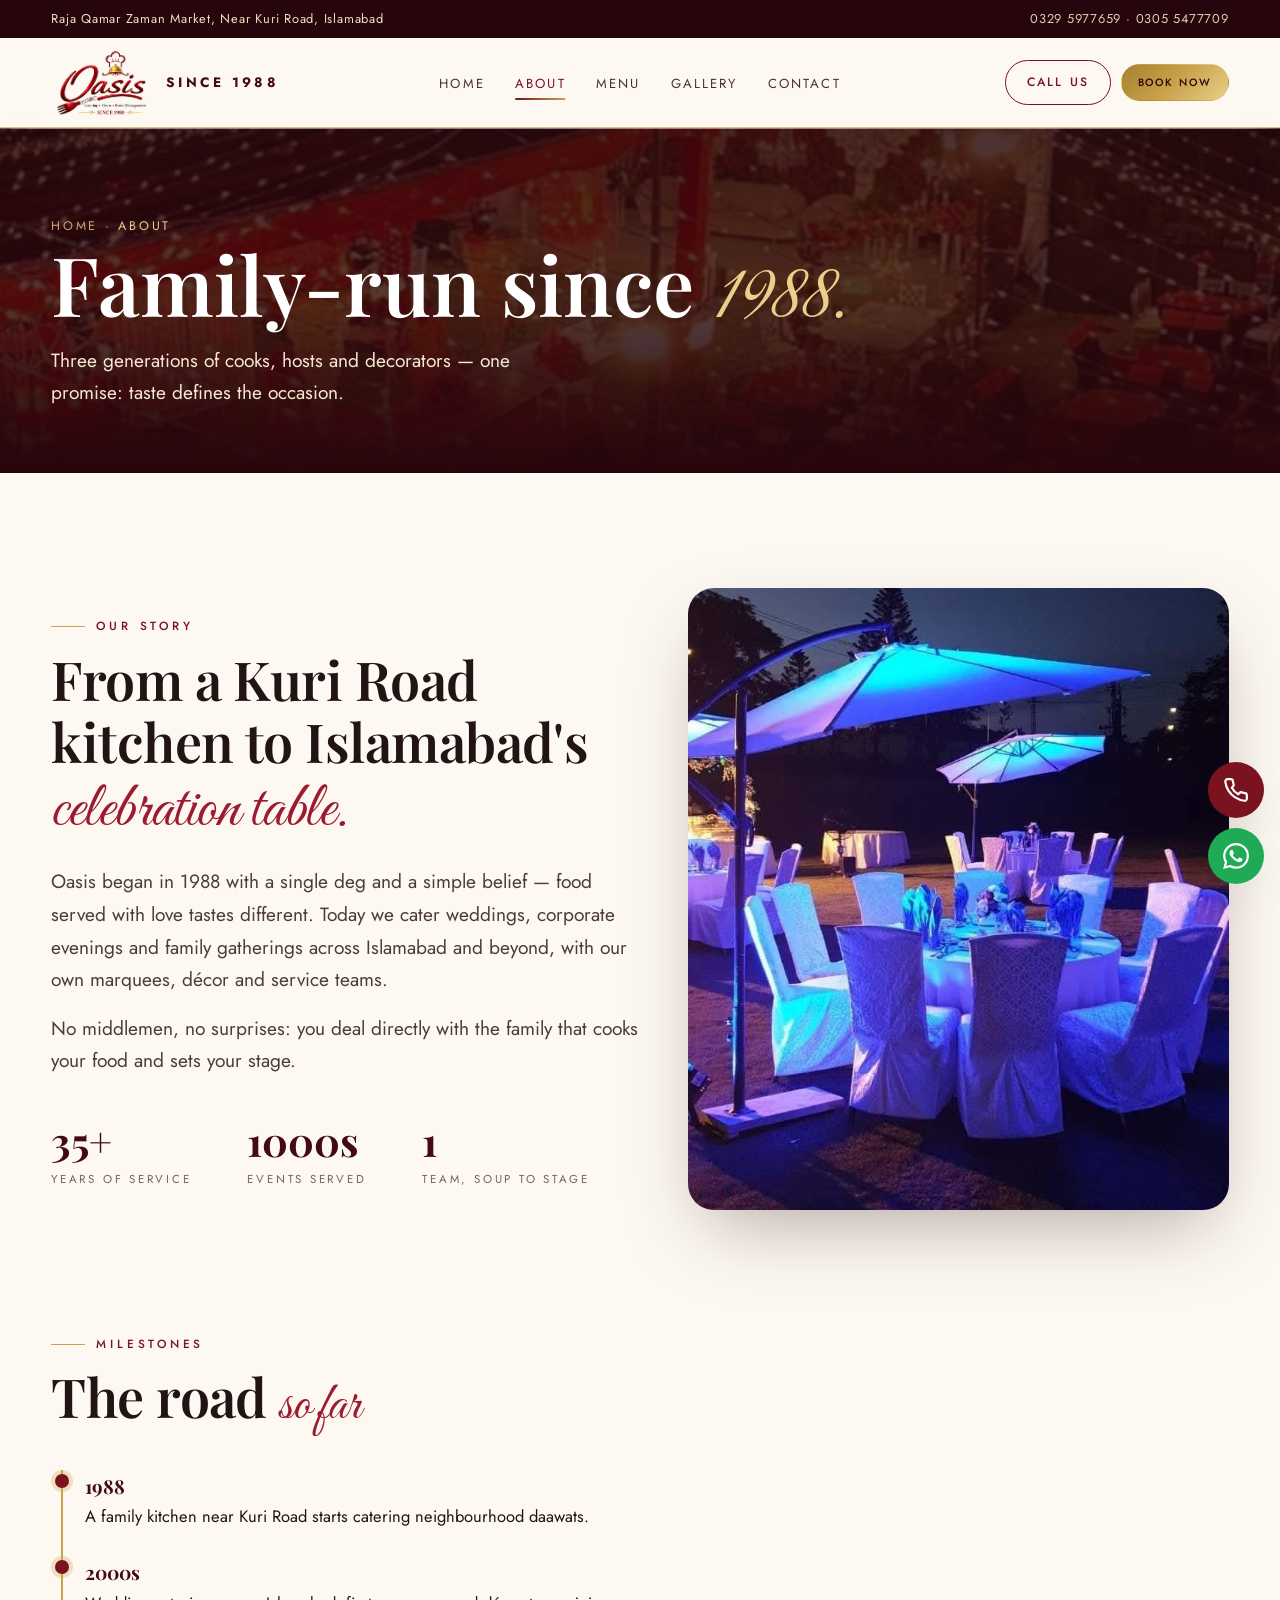
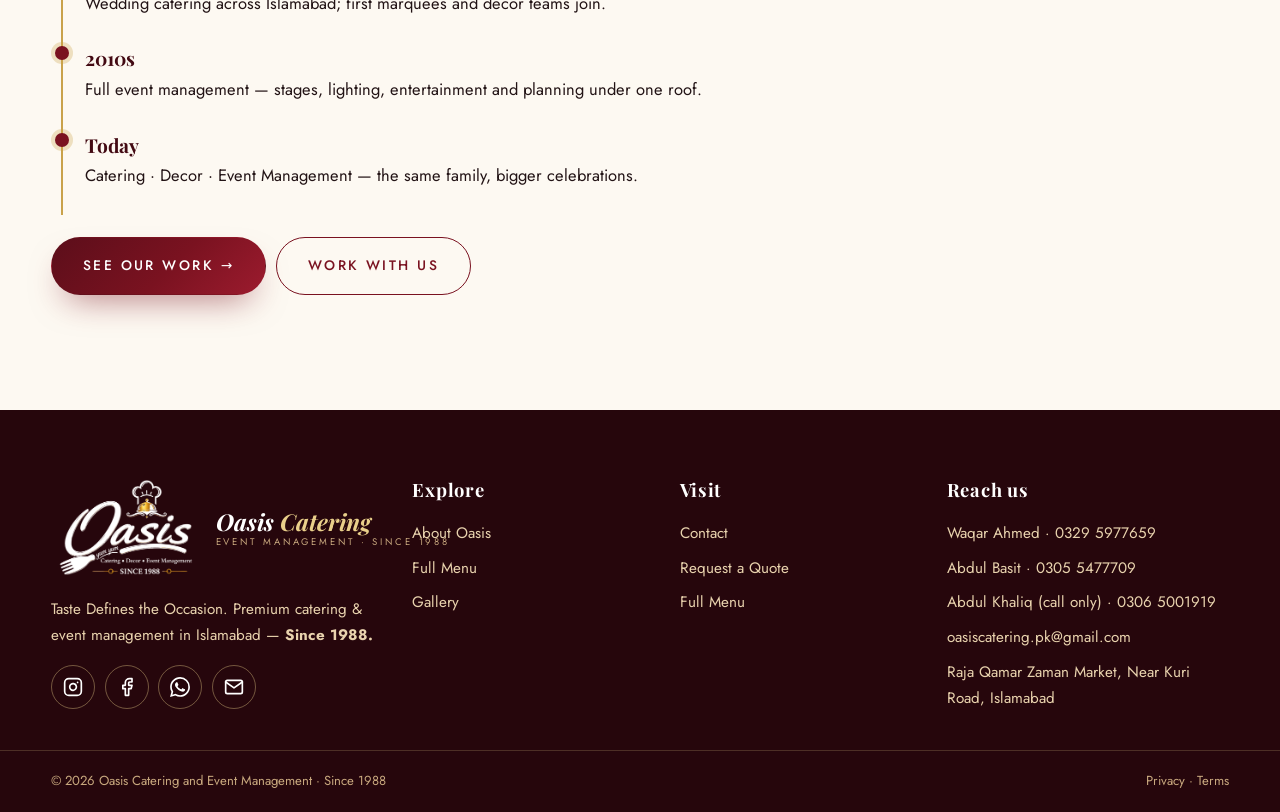
<file: about.html>
<!DOCTYPE html>
<html lang="en">
<head>
<meta charset="UTF-8"><meta name="viewport" content="width=device-width, initial-scale=1.0">
<title>About — Oasis Catering & Event Management, Islamabad Since 1988</title>
<meta name="description" content="The Oasis story: a family catering house serving Islamabad since 1988 — food, marquees, décor and complete event handling.">
<link rel="preconnect" href="https://fonts.googleapis.com"><link rel="preconnect" href="https://fonts.gstatic.com" crossorigin>
<link href="https://fonts.googleapis.com/css2?family=Playfair+Display:ital,wght@0,500;0,600;0,700;1,500;1,600&family=Jost:wght@300;400;500;600;700&family=Great+Vibes&display=swap" rel="stylesheet">
<link rel="stylesheet" href="assets/css/style.css?v=18"><link rel="icon" href="assets/images/favicon.png" type="image/png"><link rel="canonical" href="https://oasiscaterer.com/about.html"><meta name="theme-color" content="#26060c"><meta property="og:type" content="website"><meta property="og:site_name" content="Oasis Catering & Event Management"><meta property="og:title" content="About — Oasis Catering & Event Management, Islamabad Since 1988"><meta property="og:description" content="A family catering house serving Islamabad since 1988 — food, marquees, décor and complete event handling."><meta property="og:url" content="https://oasiscaterer.com/about.html"><meta property="og:image" content="https://oasiscaterer.com/assets/images/setups/fairy-lawn.jpg"><meta name="twitter:card" content="summary_large_image">
</head>
<body>
<div class="topbar"><div class="wrap"><span>Raja Qamar Zaman Market, Near Kuri Road, Islamabad</span><span><a href="tel:+923295977659">0329 5977659</a> · <a href="tel:+923055477709">0305 5477709</a></span></div></div>
<header class="site-header"><div class="wrap nav">
<a class="brand" href="index.html"><img decoding="async" class="brand-logo" src="assets/images/logo-header.png" alt="Oasis — Catering, Decor and Event Management since 1988" onerror="this.onerror=null;this.src='assets/images/logo.svg'"><span class="brand-since">Since 1988</span></a>
<nav><ul class="nav-links"><li><a href="index.html">Home</a></li><li><a href="about.html">About</a></li><li><a href="menu.html">Menu</a></li><li><a href="gallery.html">Gallery</a></li><li><a href="contact.html">Contact</a></li></ul></nav>
<div class="nav-cta"><a class="nav-tel" href="tel:+923295977659"><img decoding="async" src="assets/images/icons/phone-maroon.svg" alt="">0329 5977659</a><a class="btn btn-outline btn-sm" href="contact.html">Call Us</a><a class="btn btn-gold btn-sm nav-book" href="contact.html#quote">Book&nbsp;Now</a><button class="burger" data-open-drawer aria-label="Open menu"><span></span><span></span><span></span></button></div>
</div></header>
<div class="drawer" id="drawer"><div class="drawer-veil" data-close-drawer></div><div class="drawer-panel"><div style="display:flex;align-items:center;justify-content:space-between;gap:1rem;margin-bottom:.6rem"><img decoding="async" class="brand-logo" src="assets/images/logo-oasis.png" alt="Oasis logo" style="height:52px;width:auto;max-width:190px" onerror="this.style.display='none'"><button class="drawer-close" data-close-drawer>Close ✕</button></div><div style="clear:both"></div><a class="dlink" href="index.html">Home</a><a class="dlink" href="about.html">About</a><a class="dlink" href="menu.html">Menu</a><a class="dlink" href="gallery.html">Gallery</a><a class="dlink" href="contact.html">Contact</a><a class="btn btn-solid" style="margin-top:1.2rem;width:100%;justify-content:center" href="contact.html#quote">Book&nbsp;Now</a><p style="margin-top:1.2rem;color:#77605f;font-size:.9rem">Waqar Ahmed · <a href="tel:+923295977659" style="color:var(--maroon)">0329 5977659</a><br>oasiscatering.pk@gmail.com</p></div></div>

<main>
<section class="page-hero"><img decoding="async" class="bg" src="assets/images/setups/wedding-hills.jpg" alt="Oasis hilltop wedding setup at dusk"><div class="wrap">
<p class="crumbs"><a href="index.html">Home</a> · About</p>
<h1 class="display">Family-run since <span class="script" style="color:var(--gold-2)">1988.</span></h1>
<p class="hero-sub">Three generations of cooks, hosts and decorators — one promise: taste defines the occasion.</p>
</div></section>

<section class="section"><div class="wrap split">
<div class="reveal">
<span class="eyebrow">Our story</span>
<h2 class="h2">From a Kuri Road kitchen to Islamabad's <span class="script" style="font-size:1.2em">celebration table.</span></h2>
<p class="lede">Oasis began in 1988 with a single deg and a simple belief — food served with love tastes different. Today we cater weddings, corporate evenings and family gatherings across Islamabad and beyond, with our own marquees, décor and service teams.</p>
<p class="lede">No middlemen, no surprises: you deal directly with the family that cooks your food and sets your stage.</p>
<div class="stats">
<div><b>35+</b><span>Years of service</span></div>
<div><b>1000s</b><span>Events served</span></div>
<div><b>1</b><span>Team, soup to stage</span></div>
</div>
</div>
<div class="split-media reveal reveal-d1"><div class="frame"><img decoding="async" src="assets/images/setups/umbrellas.jpg" alt="Oasis outdoor umbrella dining at night" loading="lazy"></div></div>
</div></section>

<section class="section" style="padding-top:0"><div class="wrap">
<div class="reveal"><span class="eyebrow">Milestones</span><h2 class="h2">The road <span class="script">so far</span></h2></div>
<div class="timeline reveal">
<div><b>1988</b><p>A family kitchen near Kuri Road starts catering neighbourhood daawats.</p></div>
<div><b>2000s</b><p>Wedding catering across Islamabad; first marquees and décor teams join.</p></div>
<div><b>2010s</b><p>Full event management — stages, lighting, entertainment and planning under one roof.</p></div>
<div><b>Today</b><p>Catering · Decor · Event Management — the same family, bigger celebrations.</p></div>
</div>
<div class="mt reveal"><a class="btn btn-solid" href="gallery.html">See Our Work →</a> &nbsp;<a class="btn btn-outline" href="contact.html#quote">Work With Us</a></div>
</div></section>
</main>

<footer><div class="wrap foot-grid">
<div><a class="brand" href="index.html"><img decoding="async" class="brand-logo" src="assets/images/logo-footer.png" alt="Oasis official logo" onerror="this.onerror=null;this.src='assets/images/logo.svg'"><span class="brand-text"><b>Oasis <span>Catering</span></b><small>Event Management · Since 1988</small></span></a><p style="margin-top:1rem;font-size:.95rem;max-width:38ch">Taste Defines the Occasion. Premium catering & event management in Islamabad — <strong>Since 1988.</strong></p><div class="social-row"><a href="https://instagram.com/oasiscatering.pk" target="_blank" rel="noopener" aria-label="Instagram"><img decoding="async" src="assets/images/icons/instagram-white.svg" alt="Instagram"></a><a href="https://facebook.com/oasiscatering.pk" target="_blank" rel="noopener" aria-label="Facebook"><img decoding="async" src="assets/images/icons/facebook-white.svg" alt="Facebook"></a><a href="https://wa.me/923295977659" target="_blank" rel="noopener" aria-label="WhatsApp"><img decoding="async" src="assets/images/icons/whatsapp-white.svg" alt="WhatsApp"></a><a href="mailto:oasiscatering.pk@gmail.com" aria-label="Email"><img decoding="async" src="assets/images/icons/email-white.svg" alt="Email"></a></div></div>
<div><h4>Explore</h4><ul><li><a href="about.html">About Oasis</a></li><li><a href="menu.html">Full Menu</a></li><li><a href="gallery.html">Gallery</a></li></ul></div>
<div><h4>Visit</h4><ul><li><a href="contact.html">Contact</a></li><li><a href="contact.html#quote">Request a Quote</a></li><li><a href="menu.html">Full Menu</a></li></ul></div>
<div><h4>Reach us</h4><ul><li>Waqar Ahmed · <a href="tel:+923295977659">0329 5977659</a></li><li>Abdul Basit · <a href="tel:+923055477709">0305 5477709</a></li><li>Abdul Khaliq (call only) · <a href="tel:+923065001919">0306 5001919</a></li><li><a href="mailto:oasiscatering.pk@gmail.com">oasiscatering.pk@gmail.com</a></li><li>Raja Qamar Zaman Market, Near Kuri Road, Islamabad</li></ul></div>
</div><div class="foot-bottom"><div class="wrap" style="display:flex;justify-content:space-between;gap:1rem;flex-wrap:wrap"><span>© <span id="year">2026</span> Oasis Catering and Event Management · Since 1988</span><span><a href="privacy.html">Privacy</a> · <a href="terms.html">Terms</a></span></div></div></footer>
<div class="fab-stack"><a class="fab top" id="fabTop" href="#top" style="display:none">↑</a><a class="fab call" href="tel:+923295977659" aria-label="Call"><img decoding="async" src="assets/images/icons/phone-white.svg" alt="Call"></a><a class="fab wa" href="https://wa.me/923295977659?text=Assalam-o-Alaikum%20Oasis!" target="_blank" rel="noopener" aria-label="WhatsApp"><img decoding="async" src="assets/images/icons/whatsapp-white.svg" alt="WhatsApp"></a></div>
<script src="assets/js/main.js?v=18"></script>
</body>
</html>
</file>
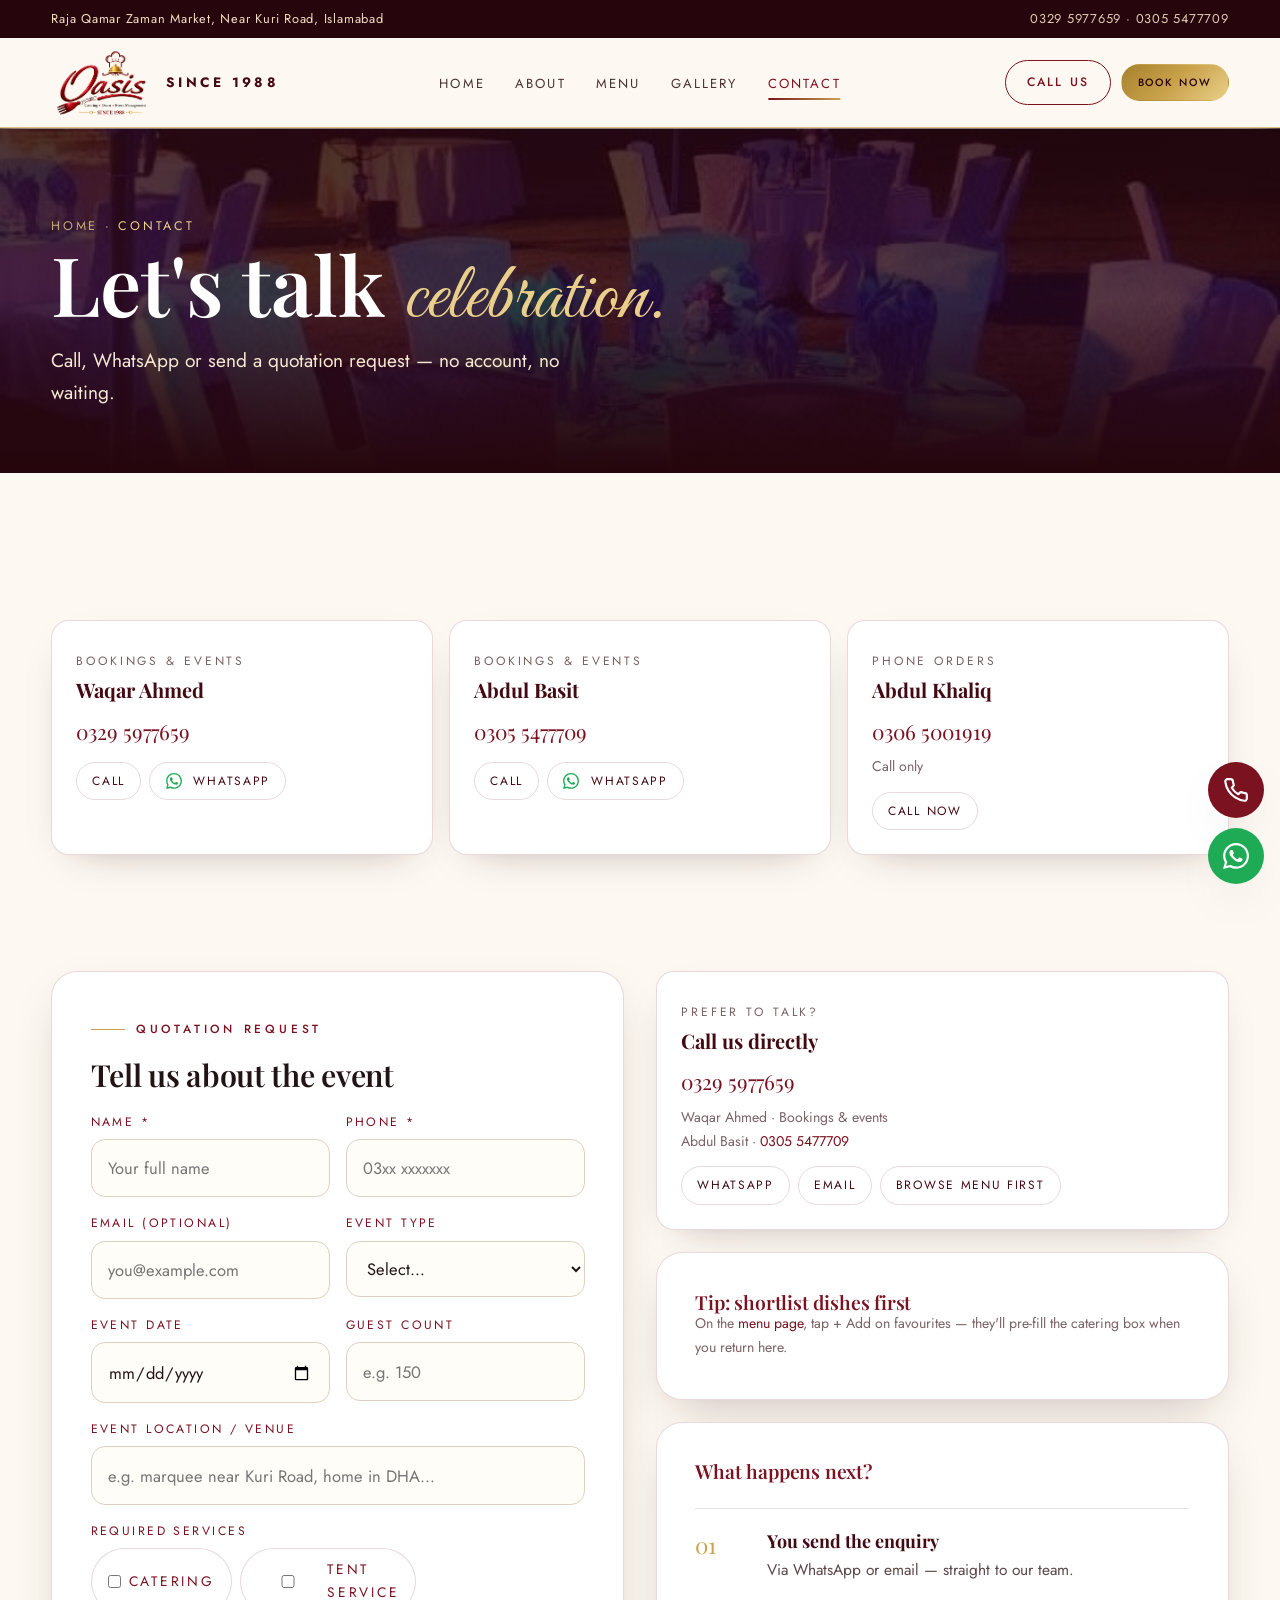
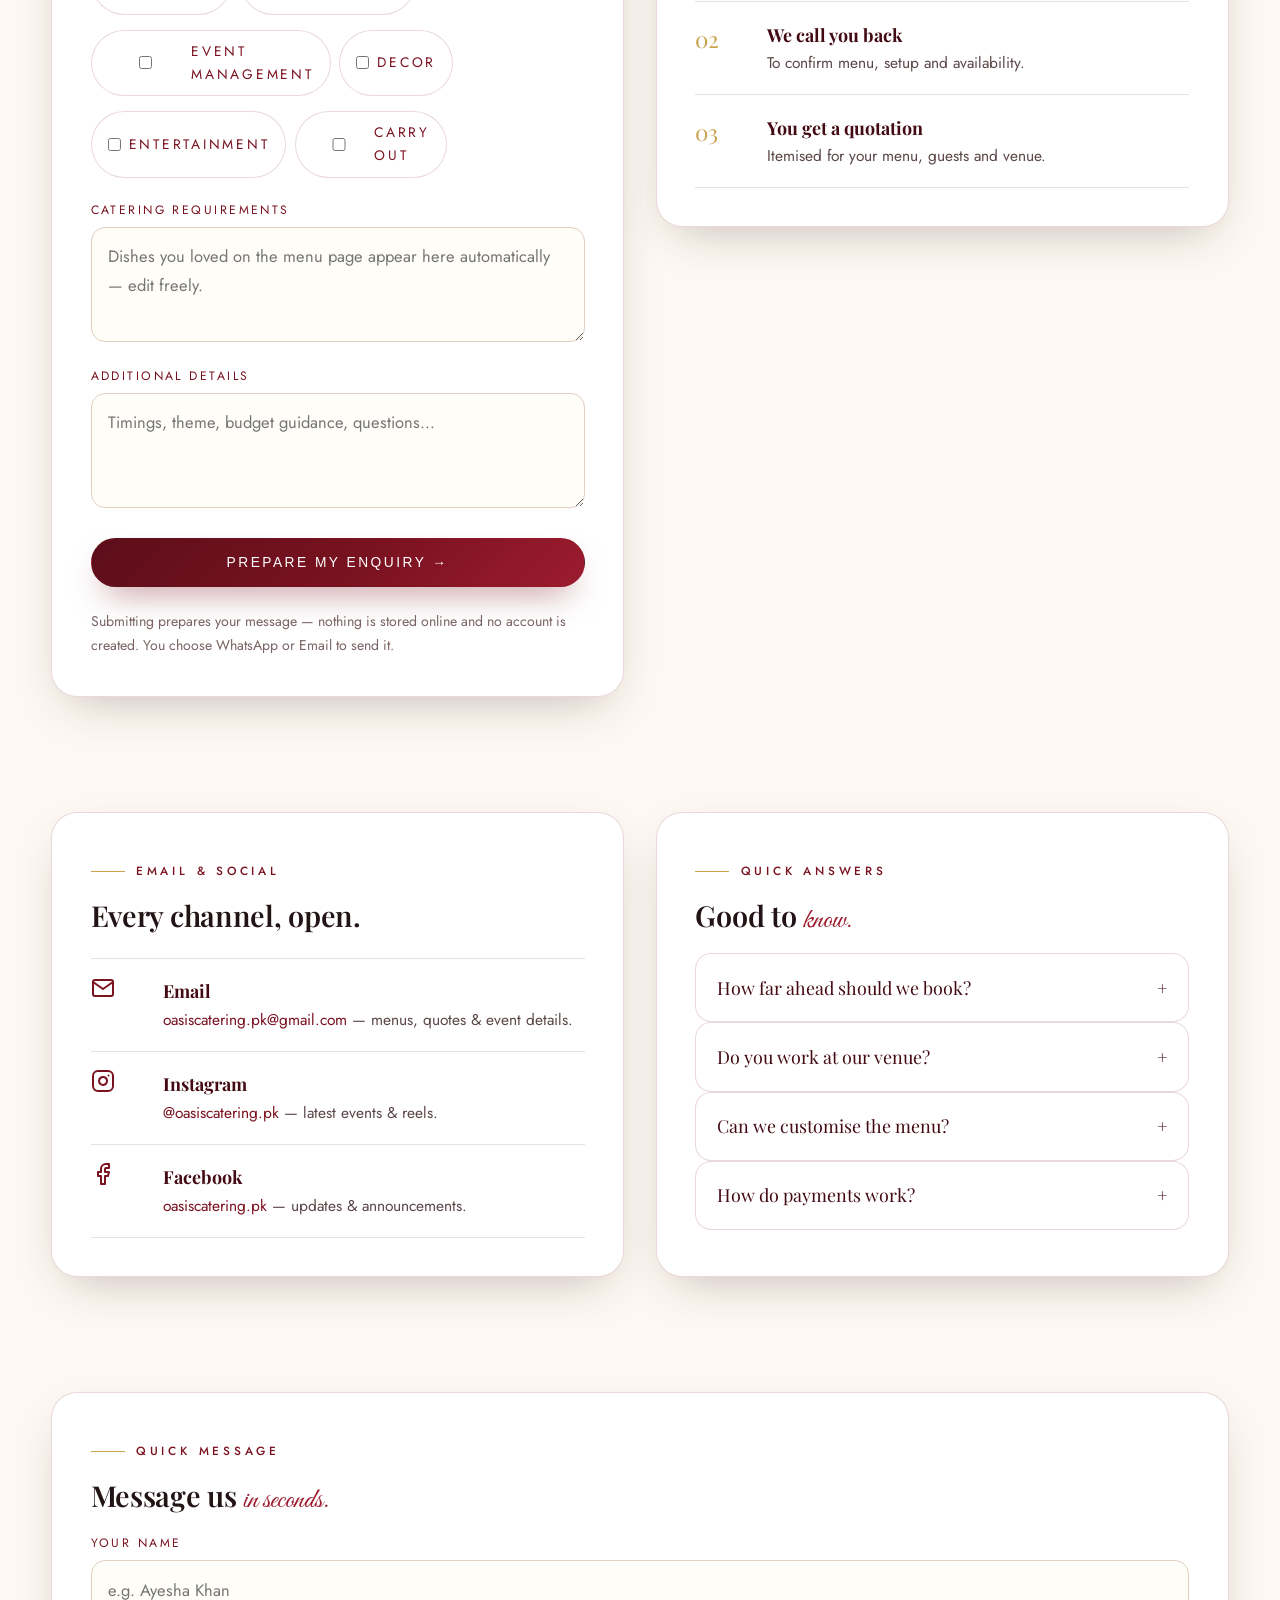
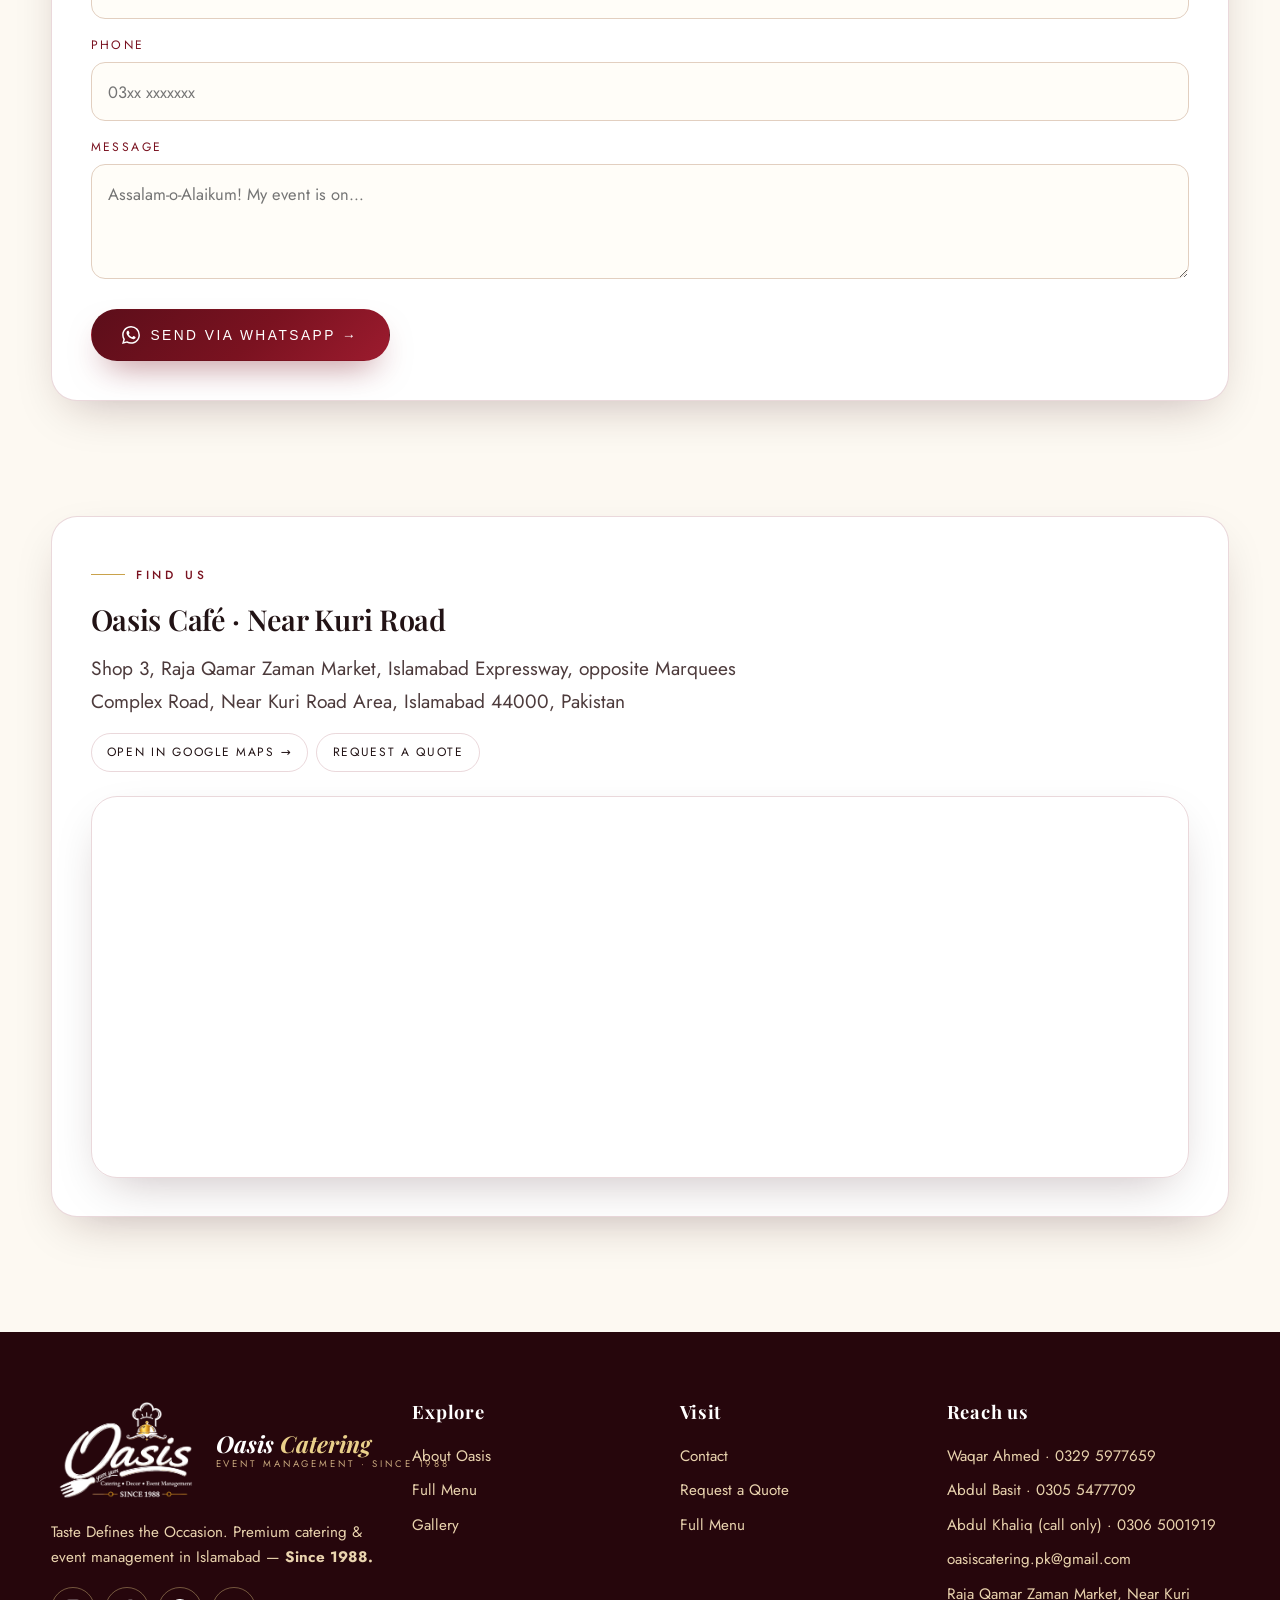
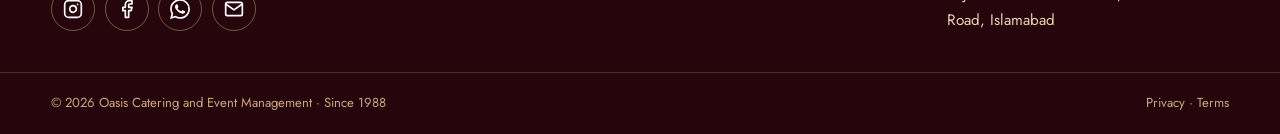
<file: contact.html>
<!DOCTYPE html>
<html lang="en">
<head>
<meta charset="UTF-8"><meta name="viewport" content="width=device-width, initial-scale=1.0">
<title>Contact & Quote — Oasis Catering, Islamabad</title>
<meta name="description" content="Call, WhatsApp or request a quotation from Oasis Catering & Event Management, Islamabad. No account, no waiting.">
<link rel="preconnect" href="https://fonts.googleapis.com"><link rel="preconnect" href="https://fonts.gstatic.com" crossorigin>
<link href="https://fonts.googleapis.com/css2?family=Playfair+Display:ital,wght@0,500;0,600;0,700;1,500;1,600&family=Jost:wght@300;400;500;600;700&family=Great+Vibes&display=swap" rel="stylesheet">
<link rel="stylesheet" href="assets/css/style.css?v=18"><link rel="icon" href="assets/images/favicon.png" type="image/png"><link rel="canonical" href="https://oasiscaterer.com/contact.html"><meta name="theme-color" content="#26060c"><meta property="og:type" content="website"><meta property="og:site_name" content="Oasis Catering & Event Management"><meta property="og:title" content="Contact & Quote — Oasis Catering, Islamabad"><meta property="og:description" content="Call, WhatsApp or request a quotation from Oasis Catering & Event Management, Islamabad."><meta property="og:url" content="https://oasiscaterer.com/contact.html"><meta property="og:image" content="https://oasiscaterer.com/assets/images/setups/fairy-lawn.jpg"><meta name="twitter:card" content="summary_large_image"><script type="application/ld+json">{"@context":"https://schema.org","@type":"FoodEstablishment","name":"Oasis Catering & Event Management","slogan":"Taste Defines the Occasion","foundingDate":"1988","telephone":"+923295977659","email":"oasiscatering.pk@gmail.com","url":"https://oasiscaterer.com/","address":{"@type":"PostalAddress","streetAddress":"Shop 3, Raja Qamar Zaman Market, Islamabad Expressway, Near Kuri Road","addressLocality":"Islamabad","postalCode":"44000","addressCountry":"PK"},"geo":{"@type":"GeoCoordinates","latitude":33.6409598,"longitude":73.0971826},"sameAs":["https://instagram.com/oasiscatering.pk","https://facebook.com/oasiscatering.pk"],"servesCuisine":["Pakistani","Barbecue","Chinese","Continental"],"priceRange":"RsRs"}</script>
</head>
<body>
<div class="topbar"><div class="wrap"><span>Raja Qamar Zaman Market, Near Kuri Road, Islamabad</span><span><a href="tel:+923295977659">0329 5977659</a> · <a href="tel:+923055477709">0305 5477709</a></span></div></div>
<header class="site-header"><div class="wrap nav">
<a class="brand" href="index.html"><img decoding="async" class="brand-logo" src="assets/images/logo-header.png" alt="Oasis — Catering, Decor and Event Management since 1988" onerror="this.onerror=null;this.src='assets/images/logo.svg'"><span class="brand-since">Since 1988</span></a>
<nav><ul class="nav-links"><li><a href="index.html">Home</a></li><li><a href="about.html">About</a></li><li><a href="menu.html">Menu</a></li><li><a href="gallery.html">Gallery</a></li><li><a href="contact.html">Contact</a></li></ul></nav>
<div class="nav-cta"><a class="nav-tel" href="tel:+923295977659"><img decoding="async" src="assets/images/icons/phone-maroon.svg" alt="">0329 5977659</a><a class="btn btn-outline btn-sm" href="contact.html">Call Us</a><a class="btn btn-gold btn-sm nav-book" href="contact.html#quote">Book&nbsp;Now</a><button class="burger" data-open-drawer aria-label="Open menu"><span></span><span></span><span></span></button></div>
</div></header>
<div class="drawer" id="drawer"><div class="drawer-veil" data-close-drawer></div><div class="drawer-panel"><div style="display:flex;align-items:center;justify-content:space-between;gap:1rem;margin-bottom:.6rem"><img decoding="async" class="brand-logo" src="assets/images/logo-oasis.png" alt="Oasis logo" style="height:52px;width:auto;max-width:190px" onerror="this.style.display='none'"><button class="drawer-close" data-close-drawer>Close ✕</button></div><div style="clear:both"></div><a class="dlink" href="index.html">Home</a><a class="dlink" href="about.html">About</a><a class="dlink" href="menu.html">Menu</a><a class="dlink" href="gallery.html">Gallery</a><a class="dlink" href="contact.html">Contact</a><a class="btn btn-solid" style="margin-top:1.2rem;width:100%;justify-content:center" href="contact.html#quote">Book&nbsp;Now</a><p style="margin-top:1.2rem;color:#77605f;font-size:.9rem">Waqar Ahmed · <a href="tel:+923295977659" style="color:var(--maroon)">0329 5977659</a><br>oasiscatering.pk@gmail.com</p></div></div>

<main>
<section class="page-hero"><img decoding="async" class="bg" src="assets/images/setups/umbrellas.jpg" alt="Oasis outdoor dining setup at night"><div class="wrap">
<p class="crumbs"><a href="index.html">Home</a> · Contact</p>
<h1 class="display">Let's talk <span class="script" style="color:var(--gold-2)">celebration.</span></h1>
<p class="hero-sub">Call, WhatsApp or send a quotation request — no account, no waiting.</p>
</div></section>

<section class="section"><div class="wrap">
<div class="c-cards">
<div class="c-card reveal"><span class="role">Bookings & Events</span><br><b>Waqar Ahmed</b><a class="tel" href="tel:+923295977659">0329 5977659</a><div class="mini-btns"><a href="tel:+923295977659">Call</a><a href="https://wa.me/923295977659?text=Assalam-o-Alaikum%20Oasis!%20I%20would%20like%20a%20quotation." target="_blank" rel="noopener"><img decoding="async" src="assets/images/icons/whatsapp-green.svg" alt="">WhatsApp</a></div></div>
<div class="c-card reveal reveal-d1"><span class="role">Bookings & Events</span><br><b>Abdul Basit</b><a class="tel" href="tel:+923055477709">0305 5477709</a><div class="mini-btns"><a href="tel:+923055477709">Call</a><a href="https://wa.me/923055477709?text=Assalam-o-Alaikum%20Oasis!%20I%20would%20like%20a%20quotation." target="_blank" rel="noopener"><img decoding="async" src="assets/images/icons/whatsapp-green.svg" alt="">WhatsApp</a></div></div>
<div class="c-card reveal reveal-d2"><span class="role">Phone orders</span><br><b>Abdul Khaliq</b><a class="tel" href="tel:+923065001919">0306 5001919</a><p class="form-note">Call only</p><div class="mini-btns"><a href="tel:+923065001919">Call now</a></div></div>
</div>
</div></section>

<section class="section" id="quote" style="padding-top:0"><div class="wrap two-col">
<form class="form-card reveal" id="quoteForm">
<span class="eyebrow">Quotation request</span><h2 class="h2" style="font-size:1.9rem;margin:.4rem 0 1.2rem">Tell us about the event</h2>
<div class="f-grid two">
<div class="field"><label for="f-name">Name *</label><input id="f-name" required placeholder="Your full name"></div>
<div class="field"><label for="f-phone">Phone *</label><input id="f-phone" required inputmode="tel" placeholder="03xx xxxxxxx"></div>
<div class="field"><label for="f-email">Email (optional)</label><input id="f-email" type="email" placeholder="you@example.com"></div>
<div class="field"><label for="f-type">Event type</label><select id="f-type"><option value="">Select…</option><option>Wedding (Baraat / Walima / Mehndi)</option><option>Birthday</option><option>Corporate Event</option><option>Private Party</option><option>Social Gathering</option><option>Special Occasion</option><option>Other</option></select></div>
<div class="field"><label for="f-date">Event date</label><input id="f-date" type="date"></div>
<div class="field"><label for="f-guests">Guest count</label><input id="f-guests" inputmode="numeric" placeholder="e.g. 150"></div>
</div>
<div class="field" style="margin-top:1rem"><label for="f-loc">Event location / venue</label><input id="f-loc" placeholder="e.g. marquee near Kuri Road, home in DHA…"></div>
<div class="field" style="margin-top:1rem"><label>Required services</label><div class="checks">
<label><input type="checkbox" name="services" value="Catering"> Catering</label>
<label><input type="checkbox" name="services" value="Tent Service"> Tent Service</label>
<label><input type="checkbox" name="services" value="Event Management"> Event Management</label>
<label><input type="checkbox" name="services" value="Decor"> Decor</label>
<label><input type="checkbox" name="services" value="Entertainment"> Entertainment</label>
<label><input type="checkbox" name="services" value="Carry Out"> Carry Out</label>
</div></div>
<div class="field" style="margin-top:1rem"><label for="f-req">Catering requirements</label><textarea id="f-req" rows="3" placeholder="Dishes you loved on the menu page appear here automatically — edit freely."></textarea></div>
<div class="field" style="margin-top:1rem"><label for="f-details">Additional details</label><textarea id="f-details" rows="3" placeholder="Timings, theme, budget guidance, questions…"></textarea></div>
<div class="mt"><button class="btn btn-solid" type="submit" style="width:100%;justify-content:center">Prepare my enquiry →</button></div>
<p class="form-note mt">Submitting prepares your message — nothing is stored online and no account is created. You choose WhatsApp or Email to send it.</p>
<div class="quote-summary" id="quoteDone"></div>
</form>
<div>
<div class="c-card reveal reveal-d1"><span class="role">Prefer to talk?</span><br><b>Call us directly</b><a class="tel" href="tel:+923295977659">0329 5977659</a><p class="form-note">Waqar Ahmed · Bookings & events<br>Abdul Basit · <a href="tel:+923055477709" style="color:var(--maroon)">0305 5477709</a></p><div class="mini-btns"><a href="https://wa.me/923295977659" target="_blank" rel="noopener">WhatsApp</a><a href="mailto:oasiscatering.pk@gmail.com">Email</a><a href="menu.html">Browse menu first</a></div></div>
<div class="form-card mt reveal reveal-d2"><h3 style="font-family:var(--font-display);color:var(--maroon)">Tip: shortlist dishes first</h3><p class="form-note">On the <a href="menu.html" style="color:var(--maroon)">menu page</a>, tap + Add on favourites — they'll pre-fill the catering box when you return here.</p></div>
<div class="form-card mt reveal reveal-d2"><h3 style="font-family:var(--font-display);color:var(--maroon)">What happens next?</h3><ul class="num-list"><li><span class="n">01</span><div><b>You send the enquiry</b><p>Via WhatsApp or email — straight to our team.</p></div></li><li><span class="n">02</span><div><b>We call you back</b><p>To confirm menu, setup and availability.</p></div></li><li><span class="n">03</span><div><b>You get a quotation</b><p>Itemised for your menu, guests and venue.</p></div></li></ul></div>
</div>
</div></section>

<section class="section" style="padding-top:0"><div class="wrap two-col">
<div class="form-card reveal"><span class="eyebrow">Email & social</span><h2 class="h2" style="font-size:1.8rem;margin:.4rem 0 1rem">Every channel, open.</h2>
<ul class="num-list">
<li><span class="n"><img decoding="async" src="assets/images/icons/email-maroon.svg" alt="Email"></span><div><b>Email</b><p><a href="mailto:oasiscatering.pk@gmail.com" style="color:var(--maroon)">oasiscatering.pk@gmail.com</a> — menus, quotes & event details.</p></div></li>
<li><span class="n"><img decoding="async" src="assets/images/icons/instagram-maroon.svg" alt="Instagram"></span><div><b>Instagram</b><p><a href="https://instagram.com/oasiscatering.pk" target="_blank" rel="noopener" style="color:var(--maroon)">@oasiscatering.pk</a> — latest events & reels.</p></div></li>
<li><span class="n"><img decoding="async" src="assets/images/icons/facebook-maroon.svg" alt="Facebook"></span><div><b>Facebook</b><p><a href="https://facebook.com/oasiscatering.pk" target="_blank" rel="noopener" style="color:var(--maroon)">oasiscatering.pk</a> — updates & announcements.</p></div></li>
</ul></div>
<div class="form-card reveal reveal-d1"><span class="eyebrow">Quick answers</span><h2 class="h2" style="font-size:1.8rem;margin:.4rem 0 1rem">Good to <span class="script">know.</span></h2>
<div class="faq-item"><button class="faq-q">How far ahead should we book?<span>+</span></button><div class="faq-a"><p>Weddings: 4–8 weeks. Birthdays and corporate evenings: 1–2 weeks is usually enough.</p></div></div>
<div class="faq-item"><button class="faq-q">Do you work at our venue?<span>+</span></button><div class="faq-a"><p>Yes — homes, marquees and farmhouses across Islamabad and Rawalpindi.</p></div></div>
<div class="faq-item"><button class="faq-q">Can we customise the menu?<span>+</span></button><div class="faq-a"><p>Completely. Shortlist dishes on the menu page and we'll design the spread with you.</p></div></div>
<div class="faq-item"><button class="faq-q">How do payments work?<span>+</span></button><div class="faq-a"><p>A small advance confirms your date; the balance follows the event. Itemised quotation, no hidden charges.</p></div></div>
</div>
</div></section>

<section class="section" style="padding-top:0"><div class="wrap">
<div class="form-card reveal"><span class="eyebrow">Quick message</span><h2 class="h2" style="font-size:1.8rem;margin:.4rem 0 1rem">Message us <span class="script">in seconds.</span></h2>
<form id="contactForm"><div class="f-grid"><div class="field"><label for="c-name">Your name</label><input id="c-name" required placeholder="e.g. Ayesha Khan"></div><div class="field"><label for="c-phone">Phone</label><input id="c-phone" required inputmode="tel" placeholder="03xx xxxxxxx"></div></div><div class="field" style="margin-top:1rem"><label for="c-msg">Message</label><textarea id="c-msg" rows="3" required placeholder="Assalam-o-Alaikum! My event is on…"></textarea></div><div class="mt"><button class="btn btn-solid" type="submit"><img decoding="async" src="assets/images/icons/whatsapp-white.svg" alt=""> Send via WhatsApp →</button></div></form></div>
</div></section>

<section class="section" style="padding-top:0"><div class="wrap">
<div class="form-card reveal"><span class="eyebrow">Find us</span><h2 class="h2" style="font-size:1.8rem;margin:.4rem 0">Oasis Café · Near Kuri Road</h2><p class="lede">Shop 3, Raja Qamar Zaman Market, Islamabad Expressway, opposite Marquees Complex Road, Near Kuri Road Area, Islamabad 44000, Pakistan</p><div class="mini-btns" style="margin-top:1rem"><a href="https://maps.app.goo.gl/4b8txeyMF8HyrJFa7" target="_blank" rel="noopener">Open in Google Maps →</a><a href="#quote">Request a Quote</a></div>
<div class="map-frame"><iframe title="Oasis location map — Near Kuri Road, Islamabad" src="https://www.google.com/maps?q=33.6409598,73.0971826&output=embed" loading="lazy" referrerpolicy="no-referrer-when-downgrade"></iframe></div></div>
</div></section>
</main>

<footer><div class="wrap foot-grid">
<div><a class="brand" href="index.html"><img decoding="async" class="brand-logo" src="assets/images/logo-footer.png" alt="Oasis official logo" onerror="this.onerror=null;this.src='assets/images/logo.svg'"><span class="brand-text"><b>Oasis <span>Catering</span></b><small>Event Management · Since 1988</small></span></a><p style="margin-top:1rem;font-size:.95rem;max-width:38ch">Taste Defines the Occasion. Premium catering & event management in Islamabad — <strong>Since 1988.</strong></p><div class="social-row"><a href="https://instagram.com/oasiscatering.pk" target="_blank" rel="noopener" aria-label="Instagram"><img decoding="async" src="assets/images/icons/instagram-white.svg" alt="Instagram"></a><a href="https://facebook.com/oasiscatering.pk" target="_blank" rel="noopener" aria-label="Facebook"><img decoding="async" src="assets/images/icons/facebook-white.svg" alt="Facebook"></a><a href="https://wa.me/923295977659" target="_blank" rel="noopener" aria-label="WhatsApp"><img decoding="async" src="assets/images/icons/whatsapp-white.svg" alt="WhatsApp"></a><a href="mailto:oasiscatering.pk@gmail.com" aria-label="Email"><img decoding="async" src="assets/images/icons/email-white.svg" alt="Email"></a></div></div>
<div><h4>Explore</h4><ul><li><a href="about.html">About Oasis</a></li><li><a href="menu.html">Full Menu</a></li><li><a href="gallery.html">Gallery</a></li></ul></div>
<div><h4>Visit</h4><ul><li><a href="contact.html">Contact</a></li><li><a href="contact.html#quote">Request a Quote</a></li><li><a href="menu.html">Full Menu</a></li></ul></div>
<div><h4>Reach us</h4><ul><li>Waqar Ahmed · <a href="tel:+923295977659">0329 5977659</a></li><li>Abdul Basit · <a href="tel:+923055477709">0305 5477709</a></li><li>Abdul Khaliq (call only) · <a href="tel:+923065001919">0306 5001919</a></li><li><a href="mailto:oasiscatering.pk@gmail.com">oasiscatering.pk@gmail.com</a></li><li>Raja Qamar Zaman Market, Near Kuri Road, Islamabad</li></ul></div>
</div><div class="foot-bottom"><div class="wrap" style="display:flex;justify-content:space-between;gap:1rem;flex-wrap:wrap"><span>© <span id="year">2026</span> Oasis Catering and Event Management · Since 1988</span><span><a href="privacy.html">Privacy</a> · <a href="terms.html">Terms</a></span></div></div></footer>
<div class="fab-stack"><a class="fab top" id="fabTop" href="#top" style="display:none">↑</a><a class="fab call" href="tel:+923295977659" aria-label="Call"><img decoding="async" src="assets/images/icons/phone-white.svg" alt="Call"></a><a class="fab wa" href="https://wa.me/923295977659?text=Assalam-o-Alaikum%20Oasis!" target="_blank" rel="noopener" aria-label="WhatsApp"><img decoding="async" src="assets/images/icons/whatsapp-white.svg" alt="WhatsApp"></a></div>
<script src="assets/js/main.js?v=18"></script>
</body>
</html>
</file>
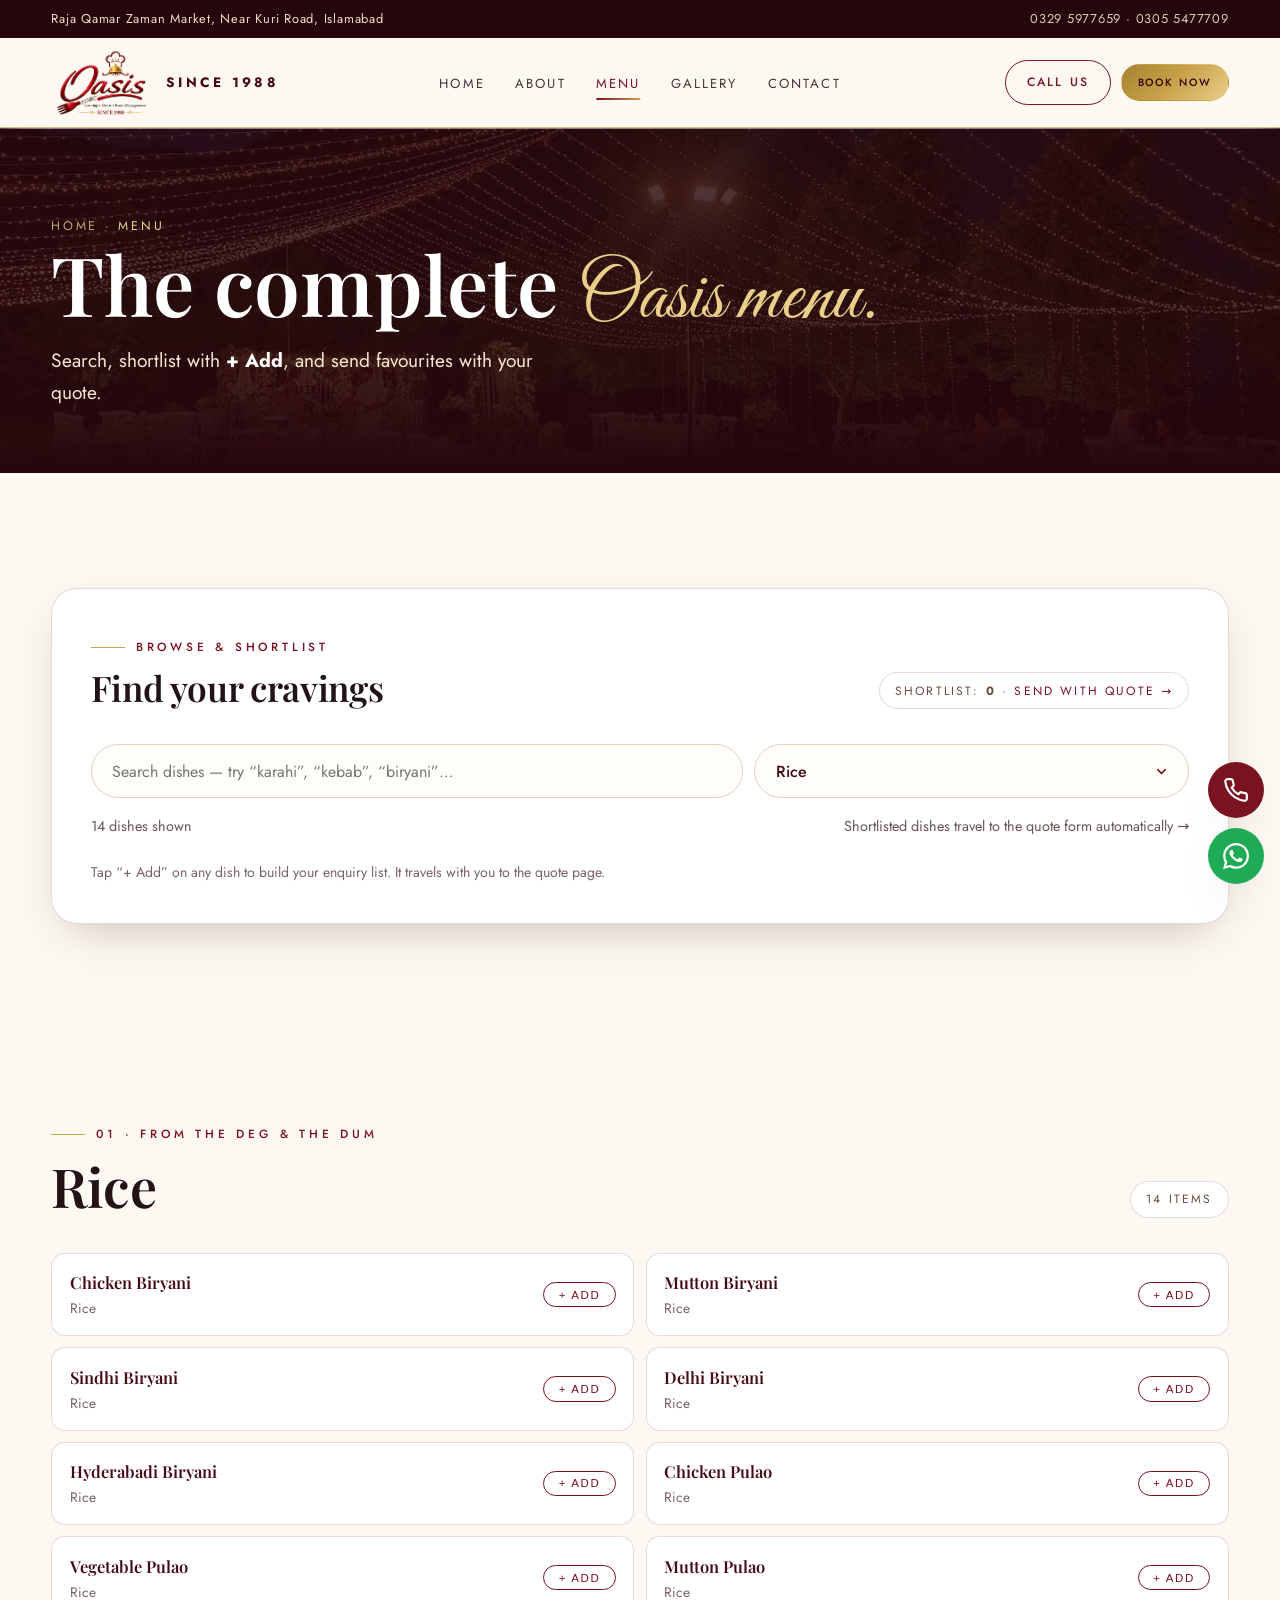
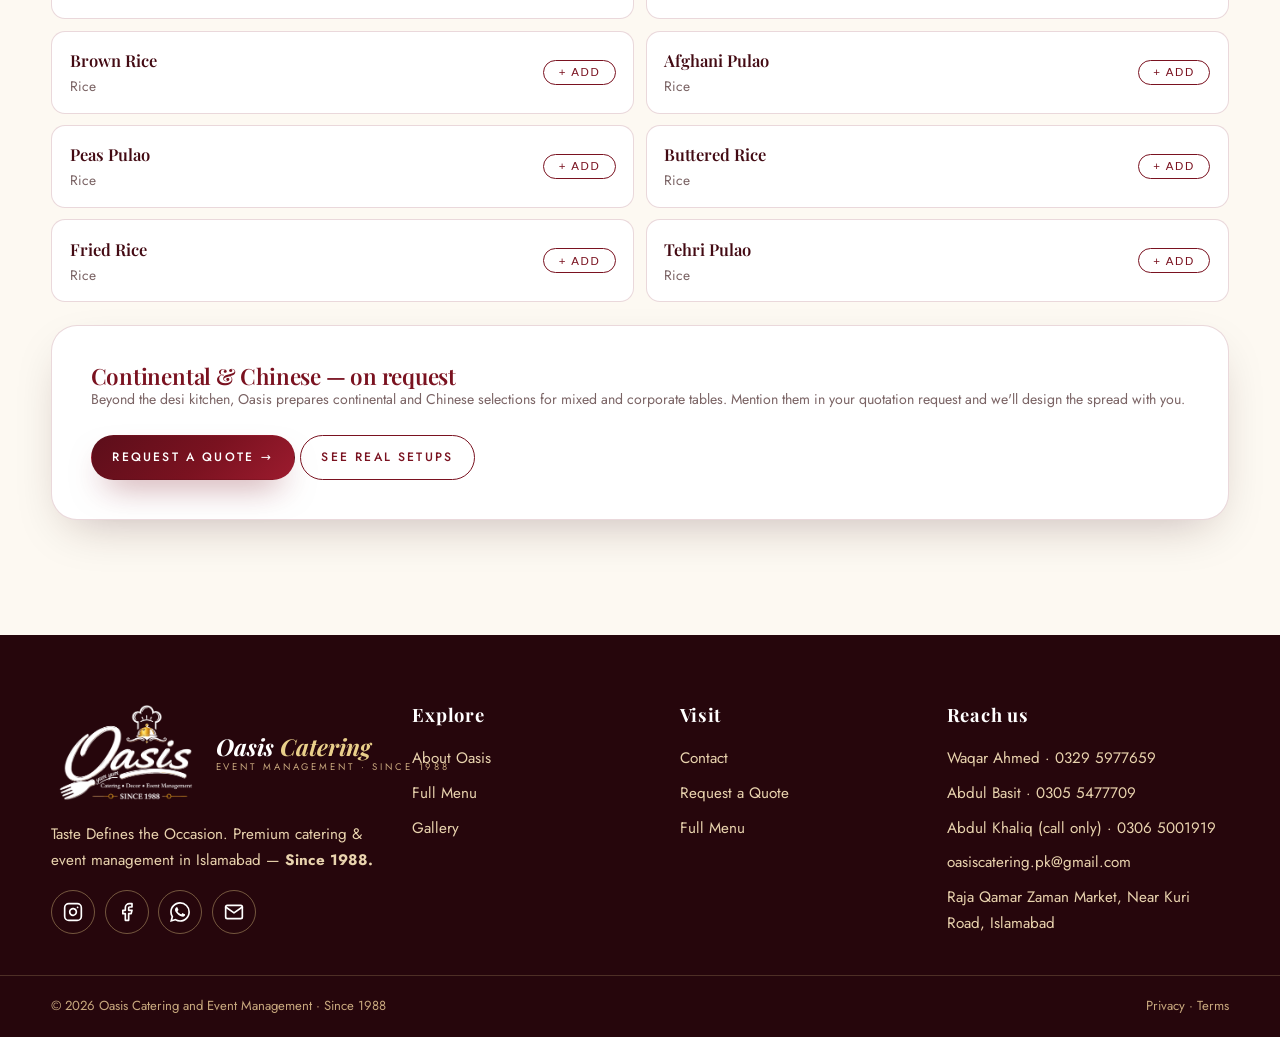
<file: menu.html>
<!DOCTYPE html>
<html lang="en">
<head>
<meta charset="UTF-8"><meta name="viewport" content="width=device-width, initial-scale=1.0">
<title>Full Menu — Desi, BBQ, Chinese & Desserts | Oasis Islamabad</title>
<meta name="description" content="The complete Oasis menu: rice, karahi, barbecue, Chinese, hi-tea snacks, desserts and beverages. Search, shortlist and send favourites with your quote.">
<link rel="preconnect" href="https://fonts.googleapis.com"><link rel="preconnect" href="https://fonts.gstatic.com" crossorigin>
<link href="https://fonts.googleapis.com/css2?family=Playfair+Display:ital,wght@0,500;0,600;0,700;1,500;1,600&family=Jost:wght@300;400;500;600;700&family=Great+Vibes&display=swap" rel="stylesheet">
<link rel="stylesheet" href="assets/css/style.css?v=18"><link rel="icon" href="assets/images/favicon.png" type="image/png"><link rel="canonical" href="https://oasiscaterer.com/menu.html"><meta name="theme-color" content="#26060c"><meta property="og:type" content="website"><meta property="og:site_name" content="Oasis Catering & Event Management"><meta property="og:title" content="Full Menu — Desi, BBQ, Chinese & Desserts | Oasis Islamabad"><meta property="og:description" content="The complete Oasis menu: rice, karahi, barbecue, Chinese, hi-tea snacks, desserts and beverages. Shortlist and send with your quote."><meta property="og:url" content="https://oasiscaterer.com/menu.html"><meta property="og:image" content="https://oasiscaterer.com/assets/images/setups/fairy-lawn.jpg"><meta name="twitter:card" content="summary_large_image">
</head>
<body>
<div class="topbar"><div class="wrap"><span>Raja Qamar Zaman Market, Near Kuri Road, Islamabad</span><span><a href="tel:+923295977659">0329 5977659</a> · <a href="tel:+923055477709">0305 5477709</a></span></div></div>
<header class="site-header"><div class="wrap nav">
<a class="brand" href="index.html"><img decoding="async" class="brand-logo" src="assets/images/logo-header.png" alt="Oasis — Catering, Decor and Event Management since 1988" onerror="this.onerror=null;this.src='assets/images/logo.svg'"><span class="brand-since">Since 1988</span></a>
<nav><ul class="nav-links"><li><a href="index.html">Home</a></li><li><a href="about.html">About</a></li><li><a href="menu.html">Menu</a></li><li><a href="gallery.html">Gallery</a></li><li><a href="contact.html">Contact</a></li></ul></nav>
<div class="nav-cta"><a class="nav-tel" href="tel:+923295977659"><img decoding="async" src="assets/images/icons/phone-maroon.svg" alt="">0329 5977659</a><a class="btn btn-outline btn-sm" href="contact.html">Call Us</a><a class="btn btn-gold btn-sm nav-book" href="contact.html#quote">Book&nbsp;Now</a><button class="burger" data-open-drawer aria-label="Open menu"><span></span><span></span><span></span></button></div>
</div></header>
<div class="drawer" id="drawer"><div class="drawer-veil" data-close-drawer></div><div class="drawer-panel"><div style="display:flex;align-items:center;justify-content:space-between;gap:1rem;margin-bottom:.6rem"><img decoding="async" class="brand-logo" src="assets/images/logo-oasis.png" alt="Oasis logo" style="height:52px;width:auto;max-width:190px" onerror="this.style.display='none'"><button class="drawer-close" data-close-drawer>Close ✕</button></div><div style="clear:both"></div><a class="dlink" href="index.html">Home</a><a class="dlink" href="about.html">About</a><a class="dlink" href="menu.html">Menu</a><a class="dlink" href="gallery.html">Gallery</a><a class="dlink" href="contact.html">Contact</a><a class="btn btn-solid" style="margin-top:1.2rem;width:100%;justify-content:center" href="contact.html#quote">Book&nbsp;Now</a><p style="margin-top:1.2rem;color:#77605f;font-size:.9rem">Waqar Ahmed · <a href="tel:+923295977659" style="color:var(--maroon)">0329 5977659</a><br>oasiscatering.pk@gmail.com</p></div></div>

<main>
<section class="page-hero"><img decoding="async" class="bg" src="https://images.unsplash.com/photo-1555939594-58d7cb561ad1?q=80&w=1800&auto=format&fit=crop" alt="Live barbecue over open fire" onerror="this.onerror=null;this.src='assets/images/setups/fairy-lawn.jpg'"><div class="wrap">
<p class="crumbs"><a href="index.html">Home</a> · Menu</p>
<h1 class="display">The complete <span class="script" style="color:var(--gold-2)">Oasis menu.</span></h1>
<p class="hero-sub">Search, shortlist with <strong style="color:#fff">+ Add</strong>, and send favourites with your quote.</p>
</div></section>

<section class="section"><div class="wrap">
<div class="form-card reveal">
<div class="kicker-row"><div><span class="eyebrow">Browse & shortlist</span><h2 class="h2" style="font-size:clamp(1.5rem,3vw,2.2rem)">Find your cravings</h2></div><span class="pill">Shortlist: <b id="shortCount">0</b> · <a href="contact.html#quote" style="color:var(--maroon)">Send with quote →</a></span></div>
<div class="searchbar"><input id="menuSearch" type="search" placeholder="Search dishes — try “karahi”, “kebab”, “biryani”…" aria-label="Search dishes"><select id="menuFilter" aria-label="Filter by category"></select></div>
<div class="toolbar-row"><span id="menuCount"></span><a href="contact.html#quote">Shortlisted dishes travel to the quote form automatically →</a></div>
<div id="shortBox" class="pills mt"></div>
</div>
<div class="cats reveal" id="catNav" style="margin-top:1.6rem"></div>
<div id="menuRoot" style="display:grid;gap:2.6rem;margin-top:1rem"></div>
<noscript><div class="form-card"><p>Our menu spans Rice, Pakistani Selection, Chicken, Mutton, Beef, Ocean Specials, Barbecue, Vegetables, Soups, Exotic Additions, Hi-Tea Snacks, Salads, Desserts, Hot & Cold Beverages and New Additions. Please call <a href="tel:+923295977659">0329 5977659</a> for the full list.</p></div></noscript>
<div class="form-card mt reveal"><h3 style="font-family:var(--font-display);color:var(--maroon);font-size:1.4rem">Continental & Chinese — on request</h3><p class="form-note">Beyond the desi kitchen, Oasis prepares continental and Chinese selections for mixed and corporate tables. Mention them in your quotation request and we'll design the spread with you.</p><div class="mt"><a class="btn btn-solid btn-sm" href="contact.html#quote">Request a Quote →</a> <a class="btn btn-outline btn-sm" href="gallery.html">See real setups</a></div></div>
</div></section>
</main>

<footer><div class="wrap foot-grid">
<div><a class="brand" href="index.html"><img decoding="async" class="brand-logo" src="assets/images/logo-footer.png" alt="Oasis official logo" onerror="this.onerror=null;this.src='assets/images/logo.svg'"><span class="brand-text"><b>Oasis <span>Catering</span></b><small>Event Management · Since 1988</small></span></a><p style="margin-top:1rem;font-size:.95rem;max-width:38ch">Taste Defines the Occasion. Premium catering & event management in Islamabad — <strong>Since 1988.</strong></p><div class="social-row"><a href="https://instagram.com/oasiscatering.pk" target="_blank" rel="noopener" aria-label="Instagram"><img decoding="async" src="assets/images/icons/instagram-white.svg" alt="Instagram"></a><a href="https://facebook.com/oasiscatering.pk" target="_blank" rel="noopener" aria-label="Facebook"><img decoding="async" src="assets/images/icons/facebook-white.svg" alt="Facebook"></a><a href="https://wa.me/923295977659" target="_blank" rel="noopener" aria-label="WhatsApp"><img decoding="async" src="assets/images/icons/whatsapp-white.svg" alt="WhatsApp"></a><a href="mailto:oasiscatering.pk@gmail.com" aria-label="Email"><img decoding="async" src="assets/images/icons/email-white.svg" alt="Email"></a></div></div>
<div><h4>Explore</h4><ul><li><a href="about.html">About Oasis</a></li><li><a href="menu.html">Full Menu</a></li><li><a href="gallery.html">Gallery</a></li></ul></div>
<div><h4>Visit</h4><ul><li><a href="contact.html">Contact</a></li><li><a href="contact.html#quote">Request a Quote</a></li><li><a href="menu.html">Full Menu</a></li></ul></div>
<div><h4>Reach us</h4><ul><li>Waqar Ahmed · <a href="tel:+923295977659">0329 5977659</a></li><li>Abdul Basit · <a href="tel:+923055477709">0305 5477709</a></li><li>Abdul Khaliq (call only) · <a href="tel:+923065001919">0306 5001919</a></li><li><a href="mailto:oasiscatering.pk@gmail.com">oasiscatering.pk@gmail.com</a></li><li>Raja Qamar Zaman Market, Near Kuri Road, Islamabad</li></ul></div>
</div><div class="foot-bottom"><div class="wrap" style="display:flex;justify-content:space-between;gap:1rem;flex-wrap:wrap"><span>© <span id="year">2026</span> Oasis Catering and Event Management · Since 1988</span><span><a href="privacy.html">Privacy</a> · <a href="terms.html">Terms</a></span></div></div></footer>
<div class="fab-stack"><a class="fab top" id="fabTop" href="#top" style="display:none">↑</a><a class="fab call" href="tel:+923295977659" aria-label="Call"><img decoding="async" src="assets/images/icons/phone-white.svg" alt="Call"></a><a class="fab wa" href="https://wa.me/923295977659?text=Assalam-o-Alaikum%20Oasis!" target="_blank" rel="noopener" aria-label="WhatsApp"><img decoding="async" src="assets/images/icons/whatsapp-white.svg" alt="WhatsApp"></a></div>
<script src="assets/js/main.js?v=18"></script>
</body>
</html>
</file>
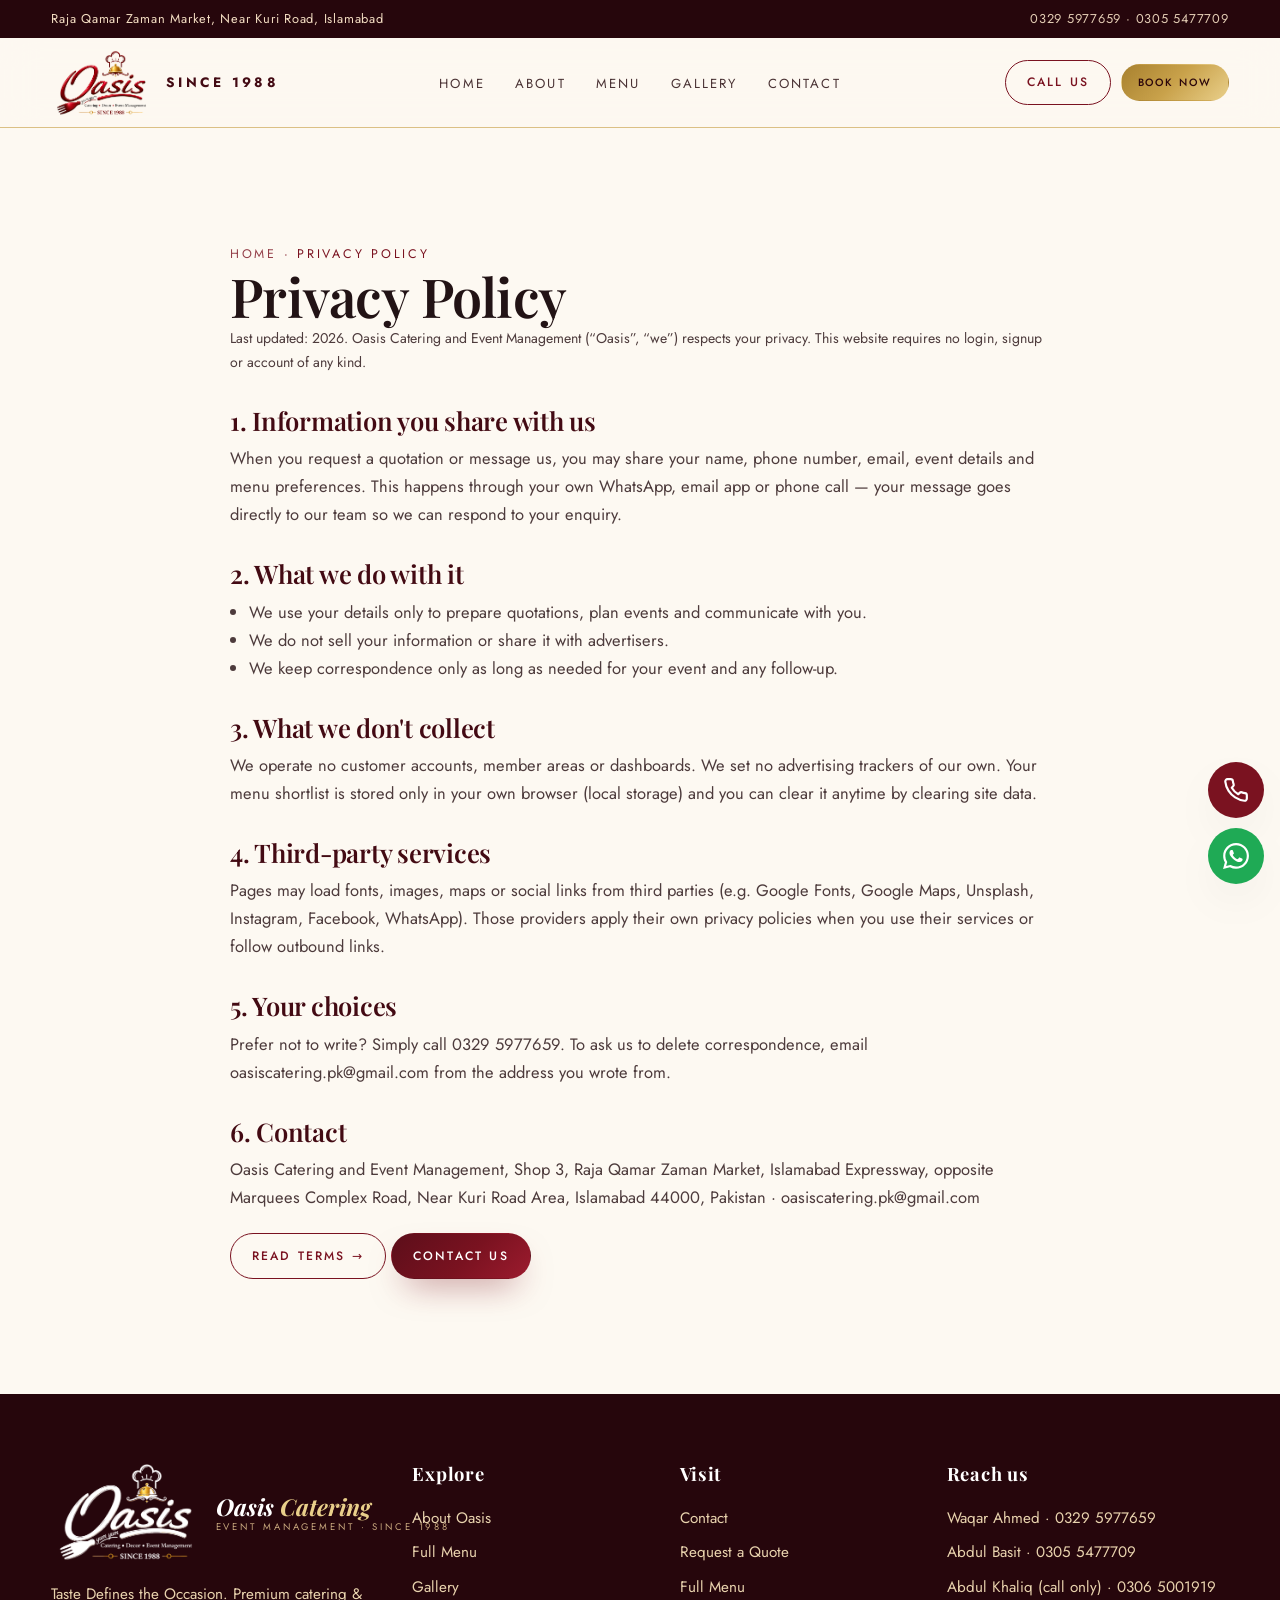
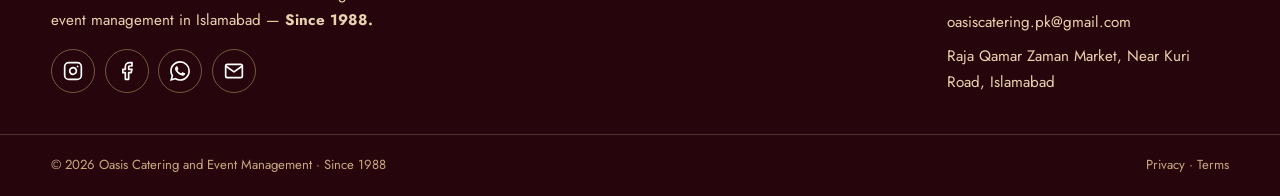
<file: privacy.html>
<!DOCTYPE html>
<html lang="en">
<head>
<meta charset="UTF-8"><meta name="viewport" content="width=device-width, initial-scale=1.0">
<title>Privacy Policy — Oasis Catering, Islamabad</title>
<meta name="description" content="How Oasis Catering handles your information: no accounts, no trackers of our own, enquiries go straight to our team.">
<link rel="preconnect" href="https://fonts.googleapis.com"><link rel="preconnect" href="https://fonts.gstatic.com" crossorigin>
<link href="https://fonts.googleapis.com/css2?family=Playfair+Display:ital,wght@0,500;0,600;0,700;1,500;1,600&family=Jost:wght@300;400;500;600;700&family=Great+Vibes&display=swap" rel="stylesheet">
<link rel="stylesheet" href="assets/css/style.css?v=18"><link rel="icon" href="assets/images/favicon.png" type="image/png"><link rel="canonical" href="https://oasiscaterer.com/privacy.html"><meta name="theme-color" content="#26060c"><meta property="og:type" content="website"><meta property="og:site_name" content="Oasis Catering & Event Management"><meta property="og:title" content="Privacy Policy — Oasis Catering, Islamabad"><meta property="og:description" content="How Oasis Catering handles your information: no accounts, no ad trackers."><meta property="og:url" content="https://oasiscaterer.com/privacy.html"><meta property="og:image" content="https://oasiscaterer.com/assets/images/setups/fairy-lawn.jpg"><meta name="twitter:card" content="summary_large_image">
</head>
<body>
<div class="topbar"><div class="wrap"><span>Raja Qamar Zaman Market, Near Kuri Road, Islamabad</span><span><a href="tel:+923295977659">0329 5977659</a> · <a href="tel:+923055477709">0305 5477709</a></span></div></div>
<header class="site-header"><div class="wrap nav">
<a class="brand" href="index.html"><img decoding="async" class="brand-logo" src="assets/images/logo-header.png" alt="Oasis — Catering, Decor and Event Management since 1988" onerror="this.onerror=null;this.src='assets/images/logo.svg'"><span class="brand-since">Since 1988</span></a>
<nav><ul class="nav-links"><li><a href="index.html">Home</a></li><li><a href="about.html">About</a></li><li><a href="menu.html">Menu</a></li><li><a href="gallery.html">Gallery</a></li><li><a href="contact.html">Contact</a></li></ul></nav>
<div class="nav-cta"><a class="nav-tel" href="tel:+923295977659"><img decoding="async" src="assets/images/icons/phone-maroon.svg" alt="">0329 5977659</a><a class="btn btn-outline btn-sm" href="contact.html">Call Us</a><a class="btn btn-gold btn-sm nav-book" href="contact.html#quote">Book&nbsp;Now</a><button class="burger" data-open-drawer aria-label="Open menu"><span></span><span></span><span></span></button></div>
</div></header>
<div class="drawer" id="drawer"><div class="drawer-veil" data-close-drawer></div><div class="drawer-panel"><div style="display:flex;align-items:center;justify-content:space-between;gap:1rem;margin-bottom:.6rem"><img decoding="async" class="brand-logo" src="assets/images/logo-oasis.png" alt="Oasis logo" style="height:52px;width:auto;max-width:190px" onerror="this.style.display='none'"><button class="drawer-close" data-close-drawer>Close ✕</button></div><div style="clear:both"></div><a class="dlink" href="index.html">Home</a><a class="dlink" href="about.html">About</a><a class="dlink" href="menu.html">Menu</a><a class="dlink" href="gallery.html">Gallery</a><a class="dlink" href="contact.html">Contact</a><a class="btn btn-solid" style="margin-top:1.2rem;width:100%;justify-content:center" href="contact.html#quote">Book&nbsp;Now</a><p style="margin-top:1.2rem;color:#77605f;font-size:.9rem">Waqar Ahmed · <a href="tel:+923295977659" style="color:var(--maroon)">0329 5977659</a><br>oasiscatering.pk@gmail.com</p></div></div>

<main><section class="section"><div class="wrap legal">
<p class="crumbs" style="color:var(--maroon)"><a href="index.html">Home</a> · Privacy Policy</p>
<h1 class="h2">Privacy Policy</h1>
<p class="form-note">Last updated: 2026. Oasis Catering and Event Management (“Oasis”, “we”) respects your privacy. This website requires no login, signup or account of any kind.</p>
<h2>1. Information you share with us</h2><p>When you request a quotation or message us, you may share your name, phone number, email, event details and menu preferences. This happens through your own WhatsApp, email app or phone call — your message goes directly to our team so we can respond to your enquiry.</p>
<h2>2. What we do with it</h2><ul><li>We use your details only to prepare quotations, plan events and communicate with you.</li><li>We do not sell your information or share it with advertisers.</li><li>We keep correspondence only as long as needed for your event and any follow-up.</li></ul>
<h2>3. What we don't collect</h2><p>We operate no customer accounts, member areas or dashboards. We set no advertising trackers of our own. Your menu shortlist is stored only in your own browser (local storage) and you can clear it anytime by clearing site data.</p>
<h2>4. Third-party services</h2><p>Pages may load fonts, images, maps or social links from third parties (e.g. Google Fonts, Google Maps, Unsplash, Instagram, Facebook, WhatsApp). Those providers apply their own privacy policies when you use their services or follow outbound links.</p>
<h2>5. Your choices</h2><p>Prefer not to write? Simply call <a href="tel:+923295977659">0329 5977659</a>. To ask us to delete correspondence, email <a href="mailto:oasiscatering.pk@gmail.com">oasiscatering.pk@gmail.com</a> from the address you wrote from.</p>
<h2>6. Contact</h2><p>Oasis Catering and Event Management, Shop 3, Raja Qamar Zaman Market, Islamabad Expressway, opposite Marquees Complex Road, Near Kuri Road Area, Islamabad 44000, Pakistan · <a href="mailto:oasiscatering.pk@gmail.com">oasiscatering.pk@gmail.com</a></p>
<div class="mt"><a class="btn btn-outline btn-sm" href="terms.html">Read Terms →</a> <a class="btn btn-solid btn-sm" href="contact.html">Contact Us</a></div>
</div></section></main>

<footer><div class="wrap foot-grid">
<div><a class="brand" href="index.html"><img decoding="async" class="brand-logo" src="assets/images/logo-footer.png" alt="Oasis official logo" onerror="this.onerror=null;this.src='assets/images/logo.svg'"><span class="brand-text"><b>Oasis <span>Catering</span></b><small>Event Management · Since 1988</small></span></a><p style="margin-top:1rem;font-size:.95rem;max-width:38ch">Taste Defines the Occasion. Premium catering & event management in Islamabad — <strong>Since 1988.</strong></p><div class="social-row"><a href="https://instagram.com/oasiscatering.pk" target="_blank" rel="noopener" aria-label="Instagram"><img decoding="async" src="assets/images/icons/instagram-white.svg" alt="Instagram"></a><a href="https://facebook.com/oasiscatering.pk" target="_blank" rel="noopener" aria-label="Facebook"><img decoding="async" src="assets/images/icons/facebook-white.svg" alt="Facebook"></a><a href="https://wa.me/923295977659" target="_blank" rel="noopener" aria-label="WhatsApp"><img decoding="async" src="assets/images/icons/whatsapp-white.svg" alt="WhatsApp"></a><a href="mailto:oasiscatering.pk@gmail.com" aria-label="Email"><img decoding="async" src="assets/images/icons/email-white.svg" alt="Email"></a></div></div>
<div><h4>Explore</h4><ul><li><a href="about.html">About Oasis</a></li><li><a href="menu.html">Full Menu</a></li><li><a href="gallery.html">Gallery</a></li></ul></div>
<div><h4>Visit</h4><ul><li><a href="contact.html">Contact</a></li><li><a href="contact.html#quote">Request a Quote</a></li><li><a href="menu.html">Full Menu</a></li></ul></div>
<div><h4>Reach us</h4><ul><li>Waqar Ahmed · <a href="tel:+923295977659">0329 5977659</a></li><li>Abdul Basit · <a href="tel:+923055477709">0305 5477709</a></li><li>Abdul Khaliq (call only) · <a href="tel:+923065001919">0306 5001919</a></li><li><a href="mailto:oasiscatering.pk@gmail.com">oasiscatering.pk@gmail.com</a></li><li>Raja Qamar Zaman Market, Near Kuri Road, Islamabad</li></ul></div>
</div><div class="foot-bottom"><div class="wrap" style="display:flex;justify-content:space-between;gap:1rem;flex-wrap:wrap"><span>© <span id="year">2026</span> Oasis Catering and Event Management · Since 1988</span><span><a href="privacy.html">Privacy</a> · <a href="terms.html">Terms</a></span></div></div></footer>
<div class="fab-stack"><a class="fab top" id="fabTop" href="#top" style="display:none">↑</a><a class="fab call" href="tel:+923295977659" aria-label="Call"><img decoding="async" src="assets/images/icons/phone-white.svg" alt="Call"></a><a class="fab wa" href="https://wa.me/923295977659?text=Assalam-o-Alaikum%20Oasis!" target="_blank" rel="noopener" aria-label="WhatsApp"><img decoding="async" src="assets/images/icons/whatsapp-white.svg" alt="WhatsApp"></a></div>
<script src="assets/js/main.js?v=18"></script>
</body>
</html>
</file>
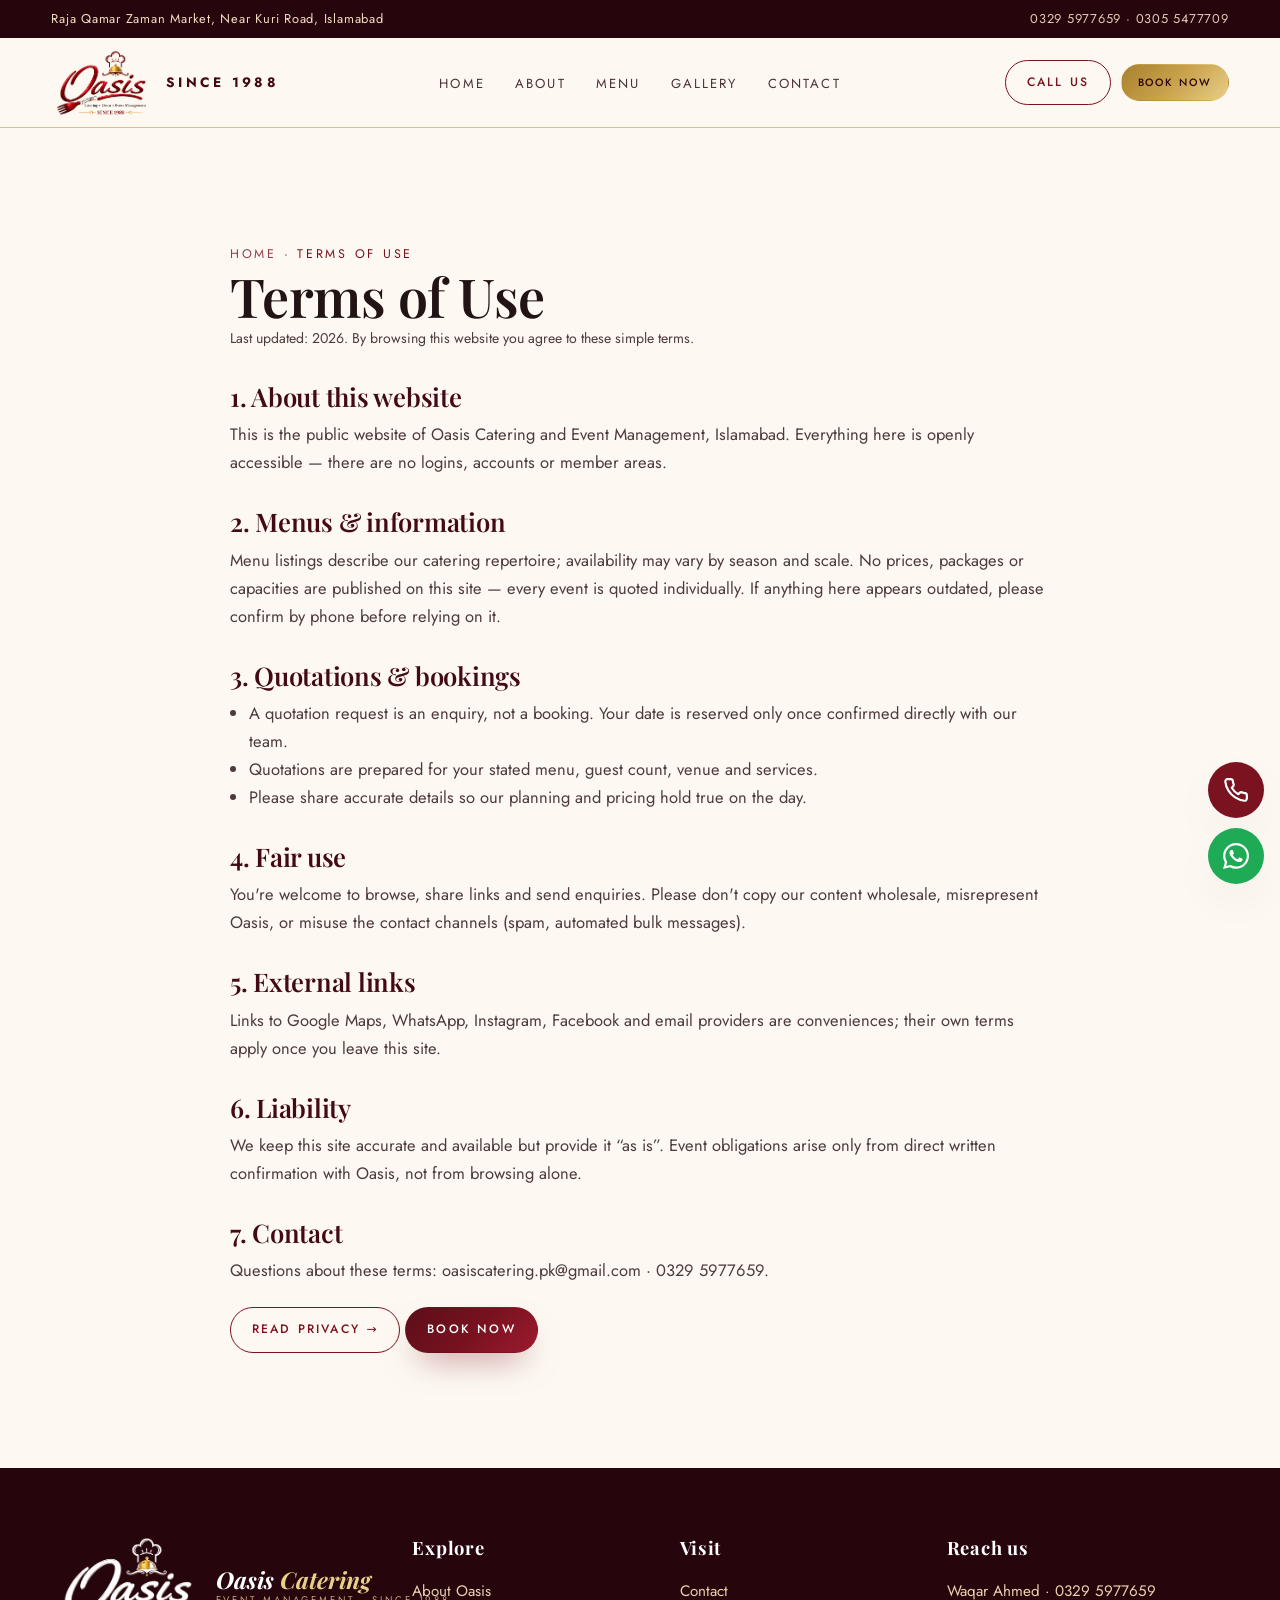
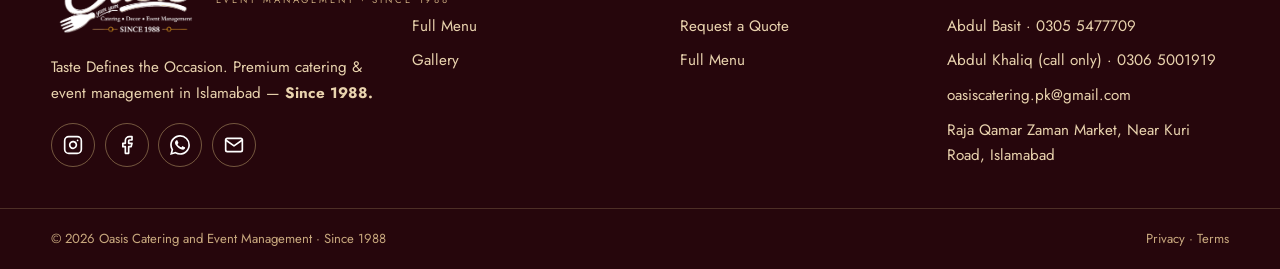
<file: terms.html>
<!DOCTYPE html>
<html lang="en">
<head>
<meta charset="UTF-8"><meta name="viewport" content="width=device-width, initial-scale=1.0">
<title>Terms of Use — Oasis Catering, Islamabad</title>
<meta name="description" content="Simple terms for browsing the Oasis Catering website — no accounts, individual quotations, direct confirmation.">
<link rel="preconnect" href="https://fonts.googleapis.com"><link rel="preconnect" href="https://fonts.gstatic.com" crossorigin>
<link href="https://fonts.googleapis.com/css2?family=Playfair+Display:ital,wght@0,500;0,600;0,700;1,500;1,600&family=Jost:wght@300;400;500;600;700&family=Great+Vibes&display=swap" rel="stylesheet">
<link rel="stylesheet" href="assets/css/style.css?v=18"><link rel="icon" href="assets/images/favicon.png" type="image/png"><link rel="canonical" href="https://oasiscaterer.com/terms.html"><meta name="theme-color" content="#26060c"><meta property="og:type" content="website"><meta property="og:site_name" content="Oasis Catering & Event Management"><meta property="og:title" content="Terms of Use — Oasis Catering, Islamabad"><meta property="og:description" content="Simple terms for browsing the Oasis Catering website."><meta property="og:url" content="https://oasiscaterer.com/terms.html"><meta property="og:image" content="https://oasiscaterer.com/assets/images/setups/fairy-lawn.jpg"><meta name="twitter:card" content="summary_large_image">
</head>
<body>
<div class="topbar"><div class="wrap"><span>Raja Qamar Zaman Market, Near Kuri Road, Islamabad</span><span><a href="tel:+923295977659">0329 5977659</a> · <a href="tel:+923055477709">0305 5477709</a></span></div></div>
<header class="site-header"><div class="wrap nav">
<a class="brand" href="index.html"><img decoding="async" class="brand-logo" src="assets/images/logo-header.png" alt="Oasis — Catering, Decor and Event Management since 1988" onerror="this.onerror=null;this.src='assets/images/logo.svg'"><span class="brand-since">Since 1988</span></a>
<nav><ul class="nav-links"><li><a href="index.html">Home</a></li><li><a href="about.html">About</a></li><li><a href="menu.html">Menu</a></li><li><a href="gallery.html">Gallery</a></li><li><a href="contact.html">Contact</a></li></ul></nav>
<div class="nav-cta"><a class="nav-tel" href="tel:+923295977659"><img decoding="async" src="assets/images/icons/phone-maroon.svg" alt="">0329 5977659</a><a class="btn btn-outline btn-sm" href="contact.html">Call Us</a><a class="btn btn-gold btn-sm nav-book" href="contact.html#quote">Book&nbsp;Now</a><button class="burger" data-open-drawer aria-label="Open menu"><span></span><span></span><span></span></button></div>
</div></header>
<div class="drawer" id="drawer"><div class="drawer-veil" data-close-drawer></div><div class="drawer-panel"><div style="display:flex;align-items:center;justify-content:space-between;gap:1rem;margin-bottom:.6rem"><img decoding="async" class="brand-logo" src="assets/images/logo-oasis.png" alt="Oasis logo" style="height:52px;width:auto;max-width:190px" onerror="this.style.display='none'"><button class="drawer-close" data-close-drawer>Close ✕</button></div><div style="clear:both"></div><a class="dlink" href="index.html">Home</a><a class="dlink" href="about.html">About</a><a class="dlink" href="menu.html">Menu</a><a class="dlink" href="gallery.html">Gallery</a><a class="dlink" href="contact.html">Contact</a><a class="btn btn-solid" style="margin-top:1.2rem;width:100%;justify-content:center" href="contact.html#quote">Book&nbsp;Now</a><p style="margin-top:1.2rem;color:#77605f;font-size:.9rem">Waqar Ahmed · <a href="tel:+923295977659" style="color:var(--maroon)">0329 5977659</a><br>oasiscatering.pk@gmail.com</p></div></div>

<main><section class="section"><div class="wrap legal">
<p class="crumbs" style="color:var(--maroon)"><a href="index.html">Home</a> · Terms of Use</p>
<h1 class="h2">Terms of Use</h1>
<p class="form-note">Last updated: 2026. By browsing this website you agree to these simple terms.</p>
<h2>1. About this website</h2><p>This is the public website of Oasis Catering and Event Management, Islamabad. Everything here is openly accessible — there are no logins, accounts or member areas.</p>
<h2>2. Menus & information</h2><p>Menu listings describe our catering repertoire; availability may vary by season and scale. No prices, packages or capacities are published on this site — every event is quoted individually. If anything here appears outdated, please confirm by phone before relying on it.</p>
<h2>3. Quotations & bookings</h2><ul><li>A quotation request is an enquiry, not a booking. Your date is reserved only once confirmed directly with our team.</li><li>Quotations are prepared for your stated menu, guest count, venue and services.</li><li>Please share accurate details so our planning and pricing hold true on the day.</li></ul>
<h2>4. Fair use</h2><p>You're welcome to browse, share links and send enquiries. Please don't copy our content wholesale, misrepresent Oasis, or misuse the contact channels (spam, automated bulk messages).</p>
<h2>5. External links</h2><p>Links to Google Maps, WhatsApp, Instagram, Facebook and email providers are conveniences; their own terms apply once you leave this site.</p>
<h2>6. Liability</h2><p>We keep this site accurate and available but provide it “as is”. Event obligations arise only from direct written confirmation with Oasis, not from browsing alone.</p>
<h2>7. Contact</h2><p>Questions about these terms: <a href="mailto:oasiscatering.pk@gmail.com">oasiscatering.pk@gmail.com</a> · <a href="tel:+923295977659">0329 5977659</a>.</p>
<div class="mt"><a class="btn btn-outline btn-sm" href="privacy.html">Read Privacy →</a> <a class="btn btn-solid btn-sm" href="contact.html#quote">Book&nbsp;Now</a></div>
</div></section></main>

<footer><div class="wrap foot-grid">
<div><a class="brand" href="index.html"><img decoding="async" class="brand-logo" src="assets/images/logo-footer.png" alt="Oasis official logo" onerror="this.onerror=null;this.src='assets/images/logo.svg'"><span class="brand-text"><b>Oasis <span>Catering</span></b><small>Event Management · Since 1988</small></span></a><p style="margin-top:1rem;font-size:.95rem;max-width:38ch">Taste Defines the Occasion. Premium catering & event management in Islamabad — <strong>Since 1988.</strong></p><div class="social-row"><a href="https://instagram.com/oasiscatering.pk" target="_blank" rel="noopener" aria-label="Instagram"><img decoding="async" src="assets/images/icons/instagram-white.svg" alt="Instagram"></a><a href="https://facebook.com/oasiscatering.pk" target="_blank" rel="noopener" aria-label="Facebook"><img decoding="async" src="assets/images/icons/facebook-white.svg" alt="Facebook"></a><a href="https://wa.me/923295977659" target="_blank" rel="noopener" aria-label="WhatsApp"><img decoding="async" src="assets/images/icons/whatsapp-white.svg" alt="WhatsApp"></a><a href="mailto:oasiscatering.pk@gmail.com" aria-label="Email"><img decoding="async" src="assets/images/icons/email-white.svg" alt="Email"></a></div></div>
<div><h4>Explore</h4><ul><li><a href="about.html">About Oasis</a></li><li><a href="menu.html">Full Menu</a></li><li><a href="gallery.html">Gallery</a></li></ul></div>
<div><h4>Visit</h4><ul><li><a href="contact.html">Contact</a></li><li><a href="contact.html#quote">Request a Quote</a></li><li><a href="menu.html">Full Menu</a></li></ul></div>
<div><h4>Reach us</h4><ul><li>Waqar Ahmed · <a href="tel:+923295977659">0329 5977659</a></li><li>Abdul Basit · <a href="tel:+923055477709">0305 5477709</a></li><li>Abdul Khaliq (call only) · <a href="tel:+923065001919">0306 5001919</a></li><li><a href="mailto:oasiscatering.pk@gmail.com">oasiscatering.pk@gmail.com</a></li><li>Raja Qamar Zaman Market, Near Kuri Road, Islamabad</li></ul></div>
</div><div class="foot-bottom"><div class="wrap" style="display:flex;justify-content:space-between;gap:1rem;flex-wrap:wrap"><span>© <span id="year">2026</span> Oasis Catering and Event Management · Since 1988</span><span><a href="privacy.html">Privacy</a> · <a href="terms.html">Terms</a></span></div></div></footer>
<div class="fab-stack"><a class="fab top" id="fabTop" href="#top" style="display:none">↑</a><a class="fab call" href="tel:+923295977659" aria-label="Call"><img decoding="async" src="assets/images/icons/phone-white.svg" alt="Call"></a><a class="fab wa" href="https://wa.me/923295977659?text=Assalam-o-Alaikum%20Oasis!" target="_blank" rel="noopener" aria-label="WhatsApp"><img decoding="async" src="assets/images/icons/whatsapp-white.svg" alt="WhatsApp"></a></div>
<script src="assets/js/main.js?v=18"></script>
</body>
</html>
</file>
<file: assets/css/style.css>
/* ============================================================
   OASIS CATERING & EVENT MANAGEMENT — Design System
   White × Mehroon/Burgundy × restrained Gold. Editorial luxury.
   ============================================================ */
:root{
  --maroon-950:#26060c;
  --maroon-900:#430a13;
  --maroon-800:#5c0e1a;
  --maroon:#7a1220;
  --maroon-2:#9c1b2e;
  --maroon-3:#c03246;
  --cream:#fdf9f2;
  --cream-2:#f7efe1;
  --sand:#efe2cb;
  --gold:#c9a24b;
  --gold-2:#e9cf8a;
  --ink:#221315;
  --muted:#77605f;
  --line:rgba(122,18,32,.16);
  --line-soft:rgba(34,19,21,.12);
  --white:#ffffff;
  --shadow-lg:0 30px 80px -20px rgba(43,6,12,.35);
  --shadow-md:0 18px 50px -18px rgba(43,6,12,.28);
  --r-lg:26px; --r-md:18px; --r-sm:12px;
  --font-display:"Playfair Display",Georgia,serif;
  --font-body:"Jost",system-ui,-apple-system,"Segoe UI",sans-serif;
  --font-script:"Great Vibes",cursive;
  --max:1240px;
}
*{margin:0;padding:0;box-sizing:border-box}
html{scroll-behavior:smooth}
html,body{overflow-x:hidden}
body{
  font-family:var(--font-body);
  background:var(--cream);
  color:var(--ink);
  line-height:1.7;
  font-size:16.5px;
  -webkit-font-smoothing:antialiased;
}
img{max-width:100%;display:block}
a{color:inherit;text-decoration:none}
::selection{background:var(--maroon);color:#fff}
.wrap{width:min(var(--max),92vw);margin-inline:auto}
section{position:relative}

/* ---------- Typography ---------- */
.eyebrow{
  display:inline-flex;align-items:center;gap:.7rem;
  font-size:.74rem;letter-spacing:.32em;text-transform:uppercase;
  color:var(--maroon);font-weight:500;
}
.eyebrow::before{content:"";width:34px;height:1px;background:var(--gold);display:inline-block}
.eyebrow.on-dark{color:var(--gold-2)}
h1,h2,h3{font-family:var(--font-display);line-height:1.08;font-weight:600;letter-spacing:-.01em}
.display{font-size:clamp(2.6rem,6.4vw,5.4rem)}
.h2{font-size:clamp(2rem,4.2vw,3.4rem)}
.script{font-family:var(--font-script);font-weight:400;color:var(--maroon-2)}
.lede{font-size:clamp(1.02rem,1.5vw,1.22rem);color:#4d3b3c;max-width:60ch}
.on-dark .lede{color:rgba(255,244,230,.82)}

/* ---------- Buttons ---------- */
.btn{
  display:inline-flex;align-items:center;gap:.65rem;
  padding:1rem 1.9rem;border-radius:100px;
  font-size:.86rem;letter-spacing:.18em;text-transform:uppercase;font-weight:500;
  border:1px solid transparent;cursor:pointer;transition:.35s cubic-bezier(.2,.7,.2,1);
  white-space:nowrap;
}
.btn-solid{background:linear-gradient(135deg,var(--maroon-800),var(--maroon) 55%,var(--maroon-2));color:#fff;box-shadow:0 16px 34px -14px rgba(122,18,32,.6)}
.btn-solid:hover{transform:translateY(-2px);box-shadow:0 22px 44px -14px rgba(122,18,32,.65)}
.btn-ghost{border-color:rgba(255,255,255,.4);color:#fff;background:rgba(255,255,255,.06);backdrop-filter:blur(8px)}
.btn-ghost:hover{background:#fff;color:var(--maroon-900)}
.btn-outline{border-color:var(--maroon);color:var(--maroon);background:transparent}
.btn-outline:hover{background:var(--maroon);color:#fff}
.btn-gold{background:linear-gradient(135deg,#a8812f,var(--gold) 50%,var(--gold-2));color:#2b060b}
.btn-gold:hover{transform:translateY(-2px)}
.btn-sm{padding:.72rem 1.3rem;font-size:.76rem}

/* ---------- Header ---------- */
.topbar{
  background:var(--maroon-950);color:#f3ddc2;font-size:.8rem;letter-spacing:.06em;
  padding:.5rem 0;position:relative;z-index:60;
}
.topbar .wrap{display:flex;justify-content:space-between;align-items:center;gap:1rem;flex-wrap:wrap}
.topbar a{opacity:.92}.topbar a:hover{color:var(--gold-2)}
.site-header{
  position:sticky;top:0;z-index:50;
  background:rgba(253,249,242,.86);backdrop-filter:blur(18px) saturate(1.2);
  border-bottom:1px solid var(--line);
  transition:box-shadow .3s;
}
.site-header.scrolled{box-shadow:0 12px 40px -18px rgba(43,6,12,.3)}
.nav{display:flex;align-items:center;justify-content:space-between;gap:1rem;padding:.7rem 0}
.brand{display:flex;align-items:center;gap:.85rem}
.brand-mark{
  width:52px;height:52px;border-radius:50%;flex:0 0 52px;
  background:radial-gradient(circle at 30% 25%,var(--maroon-3),var(--maroon) 55%,var(--maroon-900));
  color:#fff;display:grid;place-items:center;
  font-family:var(--font-script);font-size:1.9rem;line-height:1;padding-top:.3rem;
  box-shadow:inset 0 0 0 2px rgba(233,207,138,.55),0 10px 22px -10px rgba(122,18,32,.6);
}
.brand{display:flex;align-items:center;gap:.9rem;flex:0 0 auto;min-width:0}
.brand-logo{height:60px;width:auto;max-width:200px;flex:0 0 auto;border-radius:14px;object-fit:contain;object-position:center;background:#fff;padding:6px;box-shadow:0 0 0 2px #fff,0 0 0 4px var(--gold),0 14px 28px -14px rgba(43,6,12,.55)}
header .brand-logo{background:transparent;padding:0;box-shadow:none;border-radius:0;height:clamp(52px,14vw,72px);max-width:clamp(150px,38vw,260px)}
.brand-since{font-size:clamp(.6rem,2.8vw,.85rem);letter-spacing:.24em;text-transform:uppercase;color:var(--maroon-900);font-weight:700;white-space:nowrap}
.nav-book{padding:.55rem 1rem;font-size:.66rem;white-space:nowrap;flex:0 0 auto}
.brand-text{display:flex;flex-direction:column;line-height:1.25;min-width:0}
.brand-text b{font-family:var(--font-display);font-style:italic;font-weight:700;font-size:1.45rem;color:var(--maroon-900);white-space:nowrap}
.brand-text b span{color:#a5761f}
.brand-text small{font-size:.6rem;letter-spacing:.3em;text-transform:uppercase;color:var(--muted);white-space:nowrap}
footer .brand-logo{height:auto;width:150px;max-width:100%;padding:0;border-radius:0;object-position:center;background:transparent;box-shadow:none}
footer .brand-text b{color:#fff}
footer .brand-text b span{color:var(--gold-2)}
footer .brand-text small{color:#c8a87e}
.nav{display:flex;align-items:center;justify-content:space-between;gap:1rem;padding:.55rem 0}
@media(max-width:640px){.brand-logo{height:48px;max-width:160px}.brand-text b{font-size:1.15rem}.brand-text small{font-size:.5rem;letter-spacing:.22em}footer .brand-logo{width:130px}}
.nav-links{display:flex;align-items:center;gap:1.35rem;list-style:none}
.nav-links a{font-size:.82rem;letter-spacing:.16em;text-transform:uppercase;color:#4a3234;position:relative;padding:.4rem 0}
.nav-links a::after{content:"";position:absolute;left:0;bottom:0;height:2px;width:0;background:linear-gradient(90deg,var(--maroon),var(--gold));transition:.3s}
.nav-links a:hover::after,.nav-links a.active::after{width:100%}
.nav-links a.active{color:var(--maroon)}
.nav-cta{display:flex;gap:.6rem;align-items:center}
.nav-call{display:none}
.burger{display:none;background:none;border:1px solid var(--line);border-radius:12px;padding:.6rem .7rem;cursor:pointer}
.burger span{display:block;width:22px;height:2px;background:var(--maroon-900);margin:5px 0;border-radius:2px}
/* mobile drawer */
.drawer{position:fixed;inset:0;z-index:90;display:none}
.drawer.open{display:block}
.drawer-veil{position:absolute;inset:0;background:rgba(38,6,12,.55);backdrop-filter:blur(4px)}
.drawer-panel{
  position:absolute;right:0;top:0;bottom:0;width:min(400px,88vw);background:var(--cream);
  padding:1.4rem;overflow:auto;box-shadow:var(--shadow-lg);
  animation:slideIn .35s cubic-bezier(.2,.8,.2,1);
}
@keyframes slideIn{from{transform:translateX(40px);opacity:0}to{transform:none;opacity:1}}
.drawer-panel a.dlink{display:block;padding:.85rem .6rem;border-bottom:1px solid var(--line-soft);font-family:var(--font-display);font-size:1.25rem;color:var(--maroon-900)}
.drawer-close{background:var(--maroon);color:#fff;border:none;border-radius:10px;padding:.6rem .9rem;cursor:pointer;float:right}

/* ---------- Hero ---------- */
.hero{min-height:92svh;display:grid;align-items:end;color:#fff;position:relative;isolation:isolate;overflow:hidden;background:var(--maroon-950)}
.hero-slides{position:absolute;inset:0;z-index:-2}
.hero-slides img{position:absolute;inset:0;width:100%;height:100%;object-fit:cover;opacity:0;transform:scale(1.08);transition:opacity 1.6s ease,transform 7s linear}
.hero-slides img.on{opacity:1;transform:scale(1)}
.hero::after{content:"";position:absolute;inset:0;z-index:-1;
  background:linear-gradient(180deg,rgba(38,6,12,.55) 0%,rgba(38,6,12,.25) 35%,rgba(38,6,12,.55) 62%,rgba(38,6,12,.92) 100%),
  radial-gradient(90% 60% at 20% 80%,rgba(156,27,46,.5),transparent 60%);}
.hero-inner{padding:5rem 0 3.2rem}
.hero-badge{display:inline-flex;align-items:center;gap:.7rem;border:1px solid rgba(233,207,138,.5);border-radius:100px;padding:.5rem 1.1rem;font-size:.74rem;letter-spacing:.3em;text-transform:uppercase;color:var(--gold-2);background:rgba(38,6,12,.4);backdrop-filter:blur(8px)}
.hero h1{max-width:16ch;margin:1.2rem 0 1rem;text-shadow:0 4px 30px rgba(0,0,0,.4)}
.hero h1 em{font-family:var(--font-script);font-weight:400;color:var(--gold-2);font-size:1.12em}
.hero-sub{max-width:56ch;color:#f6e8d2;font-size:clamp(1rem,1.6vw,1.2rem)}
.hero-actions{display:flex;gap:.8rem;flex-wrap:wrap;margin-top:1.8rem}
.hero-meta{display:flex;gap:2rem;flex-wrap:wrap;margin-top:2.4rem;padding-top:1.6rem;border-top:1px solid rgba(255,255,255,.2)}
.hero-meta div b{display:block;font-family:var(--font-display);font-size:1.15rem;color:#fff}
.hero-meta div span{font-size:.78rem;letter-spacing:.2em;text-transform:uppercase;color:var(--gold-2)}
.hero-side{position:absolute;right:22px;top:50%;transform:translateY(-50%) rotate(180deg);writing-mode:vertical-rl;letter-spacing:.5em;font-size:.7rem;text-transform:uppercase;color:rgba(255,240,220,.6)}
.scroll-cue{display:flex;align-items:center;gap:.7rem;margin-top:2rem;color:#f3ddc2;font-size:.75rem;letter-spacing:.3em;text-transform:uppercase}
.scroll-cue i{width:1px;height:44px;background:linear-gradient(var(--gold-2),transparent);display:block;animation:cue 1.8s infinite}
@keyframes cue{0%{transform:scaleY(0);transform-origin:top}55%{transform:scaleY(1);transform-origin:top}56%{transform-origin:bottom}100%{transform:scaleY(0);transform-origin:bottom}}
.hero-dots{display:flex;gap:.5rem;margin-top:1.4rem}
.hero-dots button{width:34px;height:4px;border-radius:4px;border:none;background:rgba(255,255,255,.3);cursor:pointer}
.hero-dots button.on{background:var(--gold-2)}
/* portrait-framed hero art for phones (desktop keeps the slideshow) */
.hero::before{content:"";position:absolute;inset:0;z-index:-2;display:none;background:url("https://images.unsplash.com/photo-1519167758481-83f550bb49b3?q=80&w=900&h=1400&auto=format&fit=crop") center 28%/cover no-repeat}

/* ---------- Marquee ---------- */
.marquee{background:linear-gradient(90deg,var(--maroon-900),var(--maroon) 50%,var(--maroon-900));color:#f6e3c2;overflow:hidden;padding:.95rem 0;border-block:1px solid rgba(233,207,138,.4)}
.marquee-track{display:flex;gap:3rem;width:max-content;animation:scroll 26s linear infinite;font-size:.85rem;letter-spacing:.28em;text-transform:uppercase;white-space:nowrap}
@keyframes scroll{to{transform:translateX(-50%)}}
.marquee b{color:var(--gold-2)}

/* ---------- Sections ---------- */
.section{padding:clamp(3.5rem,7vw,6.5rem) 0}
.split{display:grid;gap:2.5rem;align-items:center}
@media(min-width:960px){.split{grid-template-columns:1.05fr .95fr}.split.flip>.split-media{order:2}}
.split-media{position:relative}
.frame{border-radius:var(--r-lg);overflow:hidden;box-shadow:var(--shadow-lg)}
.frame img{width:100%;height:100%;object-fit:cover;aspect-ratio:4/4.6;transition:transform 1.2s ease}
.frame:hover img{transform:scale(1.05)}
.frame.wide img{aspect-ratio:16/10}
.float-card{
  position:absolute;bottom:-24px;left:-14px;right:auto;
  background:#fff;border-radius:var(--r-md);box-shadow:var(--shadow-md);
  padding:1.1rem 1.3rem;border:1px solid var(--line);max-width:300px;
}
.float-card b{font-family:var(--font-display);color:var(--maroon);font-size:1.3rem}
.stamp{
  position:absolute;top:-34px;right:-10px;width:118px;height:118px;border-radius:50%;
  background:radial-gradient(circle at 35% 30%,var(--maroon-2),var(--maroon-900));
  color:var(--gold-2);display:grid;place-items:center;text-align:center;
  font-size:.62rem;letter-spacing:.24em;text-transform:uppercase;line-height:1.7;
  box-shadow:var(--shadow-md);border:2px dashed rgba(233,207,138,.7);
  animation:spin 22s linear infinite;
}
@keyframes spin{to{transform:rotate(360deg)}}
.num-list{list-style:none;margin-top:1.6rem;display:grid;gap:0}
.num-list li{display:grid;grid-template-columns:56px 1fr;gap:1rem;padding:1.1rem 0;border-top:1px solid var(--line-soft)}
.num-list li:last-child{border-bottom:1px solid var(--line-soft)}
.num-list .n{font-family:var(--font-display);color:var(--gold);font-size:1.4rem}
.num-list b{font-family:var(--font-display);font-size:1.12rem;color:var(--maroon-900);display:block}
.num-list p{color:#5b4748;font-size:.97rem}

/* dark immersive */
.dark{background:radial-gradient(120% 100% at 80% 0%,#5c0e1a 0%,var(--maroon-950) 55%,#1c0408 100%);color:#f7ead3}
.dark .h2,.dark h2{color:#fff}
.gold-rule{width:72px;height:3px;background:linear-gradient(90deg,var(--gold),transparent);border-radius:3px;margin:1rem 0}

/* services mosaic (not uniform cards) */
.mosaic{display:grid;gap:1.1rem;margin-top:2.2rem}
@media(min-width:900px){.mosaic{grid-template-columns:1.3fr 1fr 1fr;grid-auto-rows:250px}.mosaic a.tall{grid-row:span 2}}
.tile{position:relative;border-radius:var(--r-md);overflow:hidden;display:flex;align-items:flex-end;min-height:230px;isolation:isolate}
.tile img{position:absolute;inset:0;width:100%;height:100%;object-fit:cover;z-index:-2;transition:transform 1s ease}
.tile::after{content:"";position:absolute;inset:0;z-index:-1;background:linear-gradient(180deg,transparent 30%,rgba(38,6,12,.88))}
.tile:hover img{transform:scale(1.07)}
.tile div{padding:1.3rem;color:#fff}
.tile span{font-size:.7rem;letter-spacing:.28em;text-transform:uppercase;color:var(--gold-2)}
.tile h3{font-size:1.5rem;margin:.3rem 0 .2rem}
.tile p{font-size:.92rem;color:#f0dcc0}

/* horizontal dish rail */
.rail{display:flex;gap:1.1rem;overflow-x:auto;padding:1.4rem .2rem 1.8rem;scroll-snap-type:x mandatory;scrollbar-width:thin}
.dish{flex:0 0 min(320px,80vw);scroll-snap-align:start;background:#fff;border-radius:var(--r-md);overflow:hidden;border:1px solid var(--line);box-shadow:0 14px 40px -20px rgba(43,6,12,.35);transition:.35s}
.dish:hover{transform:translateY(-6px)}
.dish img{height:220px;width:100%;object-fit:cover}
.dish div{padding:1.1rem 1.2rem 1.3rem}
.dish small{letter-spacing:.24em;text-transform:uppercase;font-size:.68rem;color:var(--maroon)}
.dish h3{font-size:1.3rem;color:var(--maroon-900);margin:.3rem 0}
.dish p{font-size:.92rem;color:#5b4748}

/* event list editorial */
.event-rows{margin-top:2rem;border-top:1px solid rgba(233,207,138,.25)}
.event-row{display:grid;grid-template-columns:auto 1fr auto;gap:1.2rem;align-items:center;padding:1.4rem .4rem;border-bottom:1px solid rgba(233,207,138,.25);transition:.3s}
.event-row:hover{background:rgba(255,255,255,.04);padding-left:1rem}
.event-row .idx{font-family:var(--font-script);font-size:2rem;color:var(--gold-2);width:56px}
.event-row h3{color:#fff;font-size:clamp(1.3rem,2.4vw,1.9rem)}
.event-row p{color:#e5cfa8;font-size:.95rem}
.event-row .arr{width:52px;height:52px;border:1px solid rgba(233,207,138,.5);border-radius:50%;display:grid;place-items:center;color:var(--gold-2);font-size:1.3rem}

/* menu teaser tabs */
.cats{display:flex;gap:.6rem;flex-wrap:wrap;margin:0;padding:.8rem .2rem;position:sticky;top:72px;z-index:25;background:linear-gradient(rgba(253,249,242,.97),rgba(253,249,242,.92));backdrop-filter:blur(10px)}
.menu-block{scroll-margin-top:150px}
.cat{border:1px solid var(--line);background:#fff;border-radius:100px;padding:.55rem 1.1rem;font-size:.8rem;letter-spacing:.12em;text-transform:uppercase;cursor:pointer;transition:.25s}
.cat.on,.cat:hover{background:var(--maroon);color:#fff;border-color:var(--maroon)}
.menu-grid{display:grid;gap:.7rem;margin-top:1rem}
@media(min-width:860px){.menu-grid{grid-template-columns:1fr 1fr}}
.menu-item{display:flex;justify-content:space-between;gap:1rem;background:#fff;border:1px solid var(--line);border-radius:14px;padding:.9rem 1.1rem;transition:.25s}
.menu-item:hover{border-color:var(--maroon);box-shadow:0 10px 26px -16px rgba(122,18,32,.5)}
.menu-item b{font-family:var(--font-display);font-weight:600;color:var(--maroon-900)}
.menu-item small{display:block;color:#7a6364}
.menu-item .add{border:1px solid var(--maroon);background:none;color:var(--maroon);border-radius:100px;padding:.35rem .9rem;font-size:.72rem;letter-spacing:.14em;text-transform:uppercase;cursor:pointer;align-self:center;flex:0 0 auto}
.menu-item .add:hover,.menu-item .add.added{background:var(--maroon);color:#fff}
.searchbar{display:grid;grid-template-columns:1.5fr 1fr;gap:.7rem;margin-top:1.2rem}
@media(max-width:700px){.searchbar{grid-template-columns:1fr}}
.searchbar input,.searchbar select{
  border:1px solid #e2cfc0;border-radius:100px;height:54px;padding:0 1.3rem;font:inherit;font-size:1rem;background-color:#fffdf8;color:var(--ink);width:100%;
  transition:border-color .25s,box-shadow .25s;
}
.searchbar input:focus,.searchbar select:focus{outline:none;border-color:var(--maroon);box-shadow:0 0 0 3px rgba(156,27,46,.15)}
.searchbar select{
  appearance:none;-webkit-appearance:none;cursor:pointer;font-weight:500;color:var(--maroon-900);padding-right:2.8rem;
  background-image:url('data:image/svg+xml;utf8,<svg xmlns="http://www.w3.org/2000/svg" viewBox="0 0 24 24" fill="none" stroke="%237a1220" stroke-width="2.4" stroke-linecap="round" stroke-linejoin="round"><path d="m6 9 6 6 6-6"/></svg>');
  background-repeat:no-repeat;background-position:right 1.2rem center;background-size:15px;
}
.toolbar-row{display:flex;justify-content:space-between;align-items:center;gap:1rem;flex-wrap:wrap;margin-top:1rem;color:#6b5354;font-size:.9rem}
#menuRoot{scroll-margin-top:84px}
.menu-block{scroll-margin-top:84px}
.g-item:focus-visible,.v-card:focus-visible,.faq-q:focus-visible{outline:3px solid var(--gold);outline-offset:3px}

/* process */
.steps{display:grid;gap:1rem;margin-top:2rem}
@media(min-width:900px){.steps{grid-template-columns:repeat(4,1fr)}}
.step{background:rgba(255,255,255,.05);border:1px solid rgba(233,207,138,.25);border-radius:var(--r-md);padding:1.5rem;color:#f4e4c6}
.step b{font-family:var(--font-script);font-size:2.2rem;color:var(--gold-2);display:block}
.step h3{color:#fff;margin:.4rem 0}

/* CTA band */
.cta-band{
  border-radius:calc(var(--r-lg) + 8px);overflow:hidden;position:relative;isolation:isolate;color:#fff;
  background:linear-gradient(120deg,var(--maroon-900),var(--maroon) 60%,#8d1626);
  padding:clamp(2.2rem,5vw,4rem);display:grid;gap:1.4rem;
}
@media(min-width:960px){.cta-band{grid-template-columns:1.4fr .6fr;align-items:center}}
.cta-band::before{content:"Oasis";position:absolute;right:-10px;bottom:-46px;font-family:var(--font-script);font-size:clamp(7rem,18vw,15rem);opacity:.12;pointer-events:none}
.cta-band .btn-row{display:flex;gap:.7rem;flex-wrap:wrap}

/* footer */
footer{background:var(--maroon-950);color:#e9d3ae;margin-top:0}
.foot-grid{display:grid;gap:2rem;padding:3.5rem 0 2rem}
@media(min-width:960px){.foot-grid{grid-template-columns:1.4fr 1fr 1fr 1.2fr}}
footer h4{font-family:var(--font-display);color:#fff;letter-spacing:.04em;margin-bottom:1rem;font-size:1.15rem}
footer ul{list-style:none;display:grid;gap:.55rem;font-size:.95rem}
footer a:hover{color:var(--gold-2)}
.foot-bottom{border-top:1px solid rgba(233,207,138,.2);padding:1.2rem 0;display:flex;justify-content:space-between;gap:1rem;flex-wrap:wrap;font-size:.82rem;color:#c8a87e}
.social-row{display:flex;gap:.6rem;margin-top:1rem}
.social-row a{width:44px;height:44px;border-radius:50%;border:1px solid rgba(233,207,138,.4);display:grid;place-items:center;transition:.3s}
.social-row a:hover{background:var(--gold);color:#2b060b;border-color:var(--gold)}
.social-row a:hover img{filter:brightness(0)}
.num-list .n img{width:24px;height:24px;display:block}
.fab img{width:26px;height:26px;display:block}
.social-row a img{width:20px;height:20px;display:block}
.mini-btns a img{width:16px;height:16px;vertical-align:-3px;margin-right:.35rem}
.btn img{width:18px;height:18px;vertical-align:-3px}

/* floating actions */
.fab-stack{position:fixed;right:16px;bottom:16px;z-index:70;display:grid;gap:.6rem;transition:opacity .35s ease,transform .35s ease}
.fab{width:56px;height:56px;border-radius:50%;display:grid;place-items:center;color:#fff;font-size:1.4rem;box-shadow:var(--shadow-md);transition:.3s}
.fab:hover{transform:translateY(-3px) scale(1.04)}
.fab.wa{background:#1faa55}.fab.call{background:var(--maroon)}.fab.top{background:#2b060b;font-size:1rem;width:44px;height:44px;justify-self:end}

/* reveal */
.reveal{opacity:0;transform:translateY(26px);transition:opacity .8s ease,transform .8s cubic-bezier(.2,.7,.2,1)}
.reveal.in{opacity:1;transform:none}
.reveal-d1{transition-delay:.08s}.reveal-d2{transition-delay:.16s}.reveal-d3{transition-delay:.24s}

/* page hero (inner pages) */
.page-hero{color:#fff;overflow:hidden;position:relative;isolation:isolate;background:var(--maroon-950)}
.page-hero img.bg{position:absolute;inset:0;width:100%;height:100%;object-fit:cover;opacity:.5;z-index:-2}
.page-hero::after{content:"";position:absolute;inset:0;z-index:-1;background:linear-gradient(180deg,rgba(38,6,12,.65),rgba(38,6,12,.55) 50%,var(--maroon-950))}
.page-hero .wrap{padding:4.5rem 0 3.5rem}
.crumbs{font-size:.78rem;letter-spacing:.22em;text-transform:uppercase;color:var(--gold-2)}
.crumbs a{opacity:.8}.crumbs a:hover{opacity:1}

/* gallery */
.filters{display:flex;gap:.6rem;flex-wrap:wrap;margin:1.4rem 0}
.g-grid{display:grid;gap:.9rem;grid-template-columns:repeat(2,1fr)}
@media(min-width:900px){.g-grid{grid-template-columns:repeat(3,1fr)}}
.g-item{position:relative;border-radius:var(--r-md);overflow:hidden;cursor:zoom-in;min-height:240px;background:#2b060b}
.g-item img{width:100%;height:100%;object-fit:cover;aspect-ratio:1/1.05;transition:transform .8s ease}
.g-item:hover img{transform:scale(1.06)}
.g-item figcaption{position:absolute;inset:auto 0 0 0;padding:1rem;color:#fff;background:linear-gradient(transparent,rgba(38,6,12,.85));font-size:.85rem;letter-spacing:.14em;text-transform:uppercase}
.g-item.tall img{aspect-ratio:1/1.35}
@media(min-width:900px){.g-item.tall{grid-row:span 2}.g-item.tall img{aspect-ratio:auto;height:100%}}
/* lightbox */
.lightbox{position:fixed;inset:0;z-index:120;background:rgba(20,3,6,.92);display:none;place-items:center;padding:1.2rem}
.lightbox.open{display:grid}
.lightbox img{max-height:82vh;max-width:min(1000px,94vw);border-radius:18px;box-shadow:var(--shadow-lg)}
.lightbox p{color:#f3ddc2;text-align:center;margin-top:.8rem;letter-spacing:.14em;text-transform:uppercase;font-size:.8rem}
.lb-btn{position:absolute;background:rgba(255,255,255,.12);border:1px solid rgba(255,255,255,.3);color:#fff;border-radius:50%;width:48px;height:48px;cursor:pointer;font-size:1.2rem}
.lb-close{top:18px;right:18px}.lb-prev{left:14px;top:50%}.lb-next{right:14px;top:50%}

/* forms */
.form-card{background:#fff;border:1px solid var(--line);border-radius:var(--r-lg);box-shadow:var(--shadow-md);padding:clamp(1.4rem,3vw,2.4rem)}
.f-grid{display:grid;gap:1rem}
@media(min-width:820px){.f-grid.two{grid-template-columns:1fr 1fr}}
.field label{display:block;font-size:.76rem;letter-spacing:.2em;text-transform:uppercase;color:var(--maroon);margin-bottom:.4rem}
.field input,.field select,.field textarea{
  width:100%;border:1px solid #e2cfc0;border-radius:14px;padding:.9rem 1.05rem;font:inherit;background:#fffdf8;color:var(--ink);
}
.field input:focus,.field select:focus,.field textarea:focus{outline:2px solid rgba(156,27,46,.3);border-color:var(--maroon)}
.checks{display:flex;flex-wrap:wrap;gap:.55rem}
.checks label{display:inline-flex;align-items:center;gap:.5rem;border:1px solid var(--line);border-radius:100px;padding:.55rem 1rem;font-size:.86rem;cursor:pointer;background:#fff}
.checks input{accent-color:var(--maroon)}
.form-note{font-size:.88rem;color:#7a6364}
.quote-summary{background:var(--maroon-950);color:#f3ddc2;border-radius:var(--r-md);padding:1.3rem;margin-top:1rem;display:none}
.quote-summary.show{display:block}

/* contact cards */
.c-cards{display:grid;gap:1rem;margin-top:2rem}
@media(min-width:900px){.c-cards{grid-template-columns:repeat(3,1fr)}}
.c-card{background:#fff;border:1px solid var(--line);border-radius:var(--r-md);padding:1.5rem;box-shadow:0 14px 40px -24px rgba(43,6,12,.4)}
.c-card b{font-family:var(--font-display);font-size:1.25rem;color:var(--maroon-900)}
.c-card .role{font-size:.75rem;letter-spacing:.24em;text-transform:uppercase;color:var(--muted)}
.c-card a.tel{font-size:1.3rem;font-family:var(--font-display);color:var(--maroon);display:block;margin:.4rem 0}
.mini-btns{display:flex;gap:.5rem;flex-wrap:wrap;margin-top:.8rem;align-items:center}
.mini-btns a{font-size:.75rem;letter-spacing:.14em;text-transform:uppercase;border:1px solid var(--line);border-radius:100px;padding:.5rem .95rem;display:inline-flex;align-items:center;justify-content:center;gap:.4rem;white-space:nowrap}
.c-card .mini-btns a{color:var(--maroon-900)}
.mini-btns a:hover{background:var(--maroon);color:#fff;border-color:var(--maroon)}
.map-frame{border-radius:var(--r-lg);overflow:hidden;border:1px solid var(--line);box-shadow:var(--shadow-md);margin-top:1.5rem}
.map-frame iframe{width:100%;height:380px;border:0;display:block}

/* faq */
.faq{margin-top:1.6rem;display:grid;gap:.7rem}
.faq-item{background:#fff;border:1px solid var(--line);border-radius:16px;overflow:hidden}
.faq-q{width:100%;background:none;border:none;font:inherit;text-align:left;padding:1.15rem 1.3rem;display:flex;justify-content:space-between;gap:1rem;cursor:pointer;font-family:var(--font-display);font-size:1.12rem;color:var(--maroon-900)}
.faq-a{max-height:0;overflow:hidden;transition:max-height .4s ease}
.faq-a div{padding:0 1.3rem 1.3rem;color:#5b4748}
.faq-item.open .faq-a{max-height:400px}
.faq-item .pm{color:var(--gold);font-size:1.4rem;line-height:1}

/* videos */
.v-grid{display:grid;gap:1.1rem;margin-top:2rem}
@media(min-width:900px){.v-grid{grid-template-columns:repeat(3,1fr)}}
.v-card{border-radius:var(--r-md);overflow:hidden;position:relative;min-height:300px;display:flex;align-items:flex-end;isolation:isolate;background:#2b060b;cursor:pointer;border:1px solid rgba(233,207,138,.25)}
.v-card img{position:absolute;inset:0;width:100%;height:100%;object-fit:cover;z-index:-2;opacity:.85}
.v-card::after{content:"";position:absolute;inset:0;z-index:-1;background:linear-gradient(180deg,transparent 35%,rgba(38,6,12,.9))}
.play{width:64px;height:64px;border-radius:50%;background:rgba(255,255,255,.94);color:var(--maroon);display:grid;place-items:center;font-size:1.3rem;margin-bottom:.8rem;transition:.3s}
.v-card:hover .play{transform:scale(1.1);background:var(--gold)}
.v-card div{padding:1.3rem;color:#fff}
.video-modal{position:fixed;inset:0;z-index:130;background:rgba(20,3,6,.94);display:none;place-items:center;padding:1rem}
.video-modal.open{display:grid}
.video-box{width:min(920px,95vw);background:#000;border-radius:18px;overflow:hidden;border:1px solid rgba(233,207,138,.3)}
.video-box video,.video-box iframe{width:100%;aspect-ratio:16/9;display:block;background:#000}
.video-box .v-cap{padding:1rem 1.2rem;color:#f3ddc2;display:flex;justify-content:space-between;gap:1rem;align-items:center}

/* testimonials (no fake reviews — values + invite) */
.value-grid{display:grid;gap:1rem;margin-top:2rem}
@media(min-width:900px){.value-grid{grid-template-columns:repeat(3,1fr)}}
.value-card{background:#fff;border:1px solid var(--line);border-radius:var(--r-md);padding:1.7rem;position:relative;overflow:hidden}
.value-card::before{content:"“";position:absolute;top:-14px;right:8px;font-family:var(--font-display);font-size:6rem;color:rgba(122,18,32,.1)}
.value-card h3{color:var(--maroon-900)}
.value-card p{color:#5b4748;font-size:.96rem}

/* legal */
.legal{max-width:820px}
.legal h2{margin:2rem 0 .6rem;font-size:1.6rem;color:var(--maroon-900)}
.legal p,.legal li{color:#4d3b3c}
.legal ul{padding-left:1.2rem}

/* 404 */
.nf{min-height:80svh;display:grid;place-items:center;text-align:center;color:#fff;background:radial-gradient(100% 100% at 50% 0%,#5c0e1a,#26060c);padding:3rem 1rem}
.nf .big{font-family:var(--font-script);font-size:clamp(5rem,16vw,11rem);color:var(--gold-2);line-height:1}
.nf .brand-logo{background:transparent;padding:0;box-shadow:none;border-radius:0}

/* misc */
.divider-script{text-align:center;padding:1rem 0}
.divider-script span{font-family:var(--font-script);font-size:clamp(1.8rem,4vw,2.8rem);color:var(--maroon-2)}
.pills{display:flex;gap:.5rem;flex-wrap:wrap}
.pill{font-size:.75rem;letter-spacing:.18em;text-transform:uppercase;border:1px solid var(--line);border-radius:100px;padding:.45rem .95rem;color:#6b4a3a;background:#fff}
.two-col{display:grid;gap:2rem}
@media(min-width:960px){.two-col{grid-template-columns:1fr 1fr}}
.mt{margin-top:1.4rem}
.center{text-align:center}
.kicker-row{display:flex;justify-content:space-between;align-items:end;gap:1.5rem;flex-wrap:wrap}
.timeline{margin-top:2rem;display:grid;gap:0}
.timeline div{border-left:2px solid var(--gold);padding:0 0 1.6rem 1.4rem;position:relative;margin-left:.6rem}
.timeline div::before{content:"";position:absolute;left:-8px;top:4px;width:14px;height:14px;border-radius:50%;background:var(--maroon);box-shadow:0 0 0 4px rgba(201,162,75,.3)}
.timeline b{font-family:var(--font-display);color:var(--maroon-900);font-size:1.2rem}

/* responsive nav */
@media(max-width:1080px){
  .nav-links{display:none}
  .burger{display:block}
  .nav-cta .btn-outline{display:none}
  .nav-book{display:inline-flex;padding:.4rem .75rem;font-size:.58rem;letter-spacing:.14em}
  .nav-cta a.nav-book{padding:.45rem .8rem;font-size:.6rem;letter-spacing:.12em;white-space:nowrap;flex:0 0 auto}
  .hero-side{display:none}
}
@media(min-width:1081px){
  .site-header .nav{position:relative}
  .site-header nav{position:absolute;left:50%;transform:translateX(-50%)}
  .site-header{border-bottom:1px solid rgba(201,162,75,.65)}
  .nav-links{gap:1.9rem}
  .nav-tel{display:inline-flex;align-items:center;gap:.45rem;font-size:.82rem;letter-spacing:.1em;color:var(--maroon-900);font-weight:600;white-space:nowrap}
  .nav-tel img{width:16px;height:16px}
  .nav-tel:hover{color:var(--maroon-2)}
}
.nav-tel{display:none}
@media(max-width:640px){
  body{font-size:15.5px}
  .hero-inner{padding:3.6rem 0 2.4rem}
  .float-card{position:static;margin-top:1rem;max-width:none}
  .stamp{display:none}
  .fab-stack{right:12px;bottom:12px}
  .topbar .hide-m{display:none}
}
/* ---------- refined mobile experience ---------- */
@media(max-width:560px){
  body{font-size:15px}
  .section{padding:2.8rem 0}
  .display{font-size:2rem;letter-spacing:0}
  .h2{font-size:1.62rem}
  .lede{font-size:.96rem}
  .eyebrow{font-size:.66rem;letter-spacing:.24em}
  .btn{padding:.85rem 1.4rem;font-size:.76rem;letter-spacing:.14em;white-space:normal;text-align:center;justify-content:center}
  .hero-actions .btn{flex:1 1 calc(50% - .3rem);justify-content:center;min-width:0;padding:.8rem .6rem;font-size:.68rem;letter-spacing:.1em;line-height:1.5}
  .hero-actions .btn:first-child:nth-last-child(n+3){flex:1 1 100%}
  .cta-band .btn-row .btn{flex:1 1 auto;justify-content:center}
  .foot-bottom .wrap{justify-content:center;text-align:center}
  /* topbar: slim single-line phones bar */
  .topbar{font-size:.72rem;padding:.4rem 0}
  .topbar .wrap{justify-content:center;text-align:center;line-height:1.5}
  .topbar .wrap>span:first-child{display:none}
  /* header: slimmer lockup, sub-line tucked away */
  .nav{padding:.45rem 0}
  .brand{flex:1 1 auto;min-width:0}
  .nav-cta{gap:.5rem}
  .brand-logo{height:44px;max-width:150px;padding:4px}
  .brand{gap:.6rem}
  .stats{gap:1rem}
  .stats div{flex:1 1 0;min-width:0}
  .stats div b{font-size:1.35rem}
  .stats div span{font-size:.58rem;letter-spacing:.14em}
  .brand-text b{font-size:1.08rem}
  .brand-text small{display:none}
  .nav-cta .btn{padding:.65rem 1rem}
  .nav-cta .btn-solid{display:none}
  /* hero: same living slideshow, portrait-framed */
  .hero{min-height:0;align-items:start}
  .hero-inner{padding:1rem 0 2rem}
  .hero-slides img{object-position:center 30%}
  .hero::after{background:linear-gradient(180deg,rgba(38,6,12,.72) 0%,rgba(38,6,12,.5) 45%,rgba(38,6,12,.94) 100%)}
  .hero-badge{font-size:.58rem;letter-spacing:.18em;padding:.4rem .8rem}
  .hero h1{font-size:1.5rem;margin:.5rem 0 .4rem}
  .hero-sub{font-size:.85rem}
  .hero-actions{margin-top:.8rem;gap:.5rem;flex-direction:row}
  .hero-meta{flex-direction:row;gap:0;margin-top:1rem;padding-top:.8rem}
  .hero-meta div{flex:1 1 0;text-align:center;padding:0 .25rem;min-width:0}
  .hero-meta div+div{border-left:1px solid rgba(255,255,255,.25)}
  .hero-meta div b{font-size:.8rem;line-height:1.3}
  .hero-meta div span{font-size:.52rem;letter-spacing:.08em;line-height:1.6;overflow-wrap:break-word}
  .hero-dots{margin-top:.7rem}
  .scroll-cue{display:none}
  .page-hero .wrap{padding:2.8rem 0 2.2rem}
  /* content rhythm: lighter, airier */
  .tile{min-height:200px}
  .dish img{height:180px}
  .event-row{gap:.8rem;padding:1.1rem .2rem}
  .event-row .idx{width:38px;font-size:1.6rem}
  .event-row .arr{width:44px;height:44px}
  .menu-item{flex-direction:column;align-items:stretch}
  .menu-item .add{align-self:flex-start}
  .c-card a.tel{font-size:1.15rem}
  .quote-summary .btn{width:100%;justify-content:center}
  .foot-grid{gap:1.6rem;padding:2.4rem 0 1.4rem}
  .fab{width:52px;height:52px}
  /* category pills become swipeable rows, never walls */
  .cats,.filters{flex-wrap:nowrap;overflow-x:auto;margin-inline:-4vw;padding:.7rem 4vw;scrollbar-width:none}
  .cats::-webkit-scrollbar,.filters::-webkit-scrollbar{display:none}
  .cats .cat,.filters .cat{flex:0 0 auto}
  /* prevent iOS auto-zoom on form focus */
  .field input,.field select,.field textarea,.searchbar input,.searchbar select{font-size:16px}
}

/* ============================================================
   V2 — minimal, airy, premium
   ============================================================ */
.section{padding:clamp(4.5rem,9vw,7.5rem) 0}
.display{line-height:1.1;letter-spacing:0}
.h2{line-height:1.16}
.lede{margin-top:1rem}
.eyebrow{margin-bottom:.7rem}
.kicker-row{margin-bottom:2.2rem}
/* hero: single cinematic frame, slow drift */
.hero{min-height:94svh}
.hero-sub{max-width:44ch}
/* stats strip */
.stats{display:flex;gap:clamp(1.6rem,5vw,3.5rem);flex-wrap:wrap;margin-top:2.6rem}
.stats div b{display:block;font-family:var(--font-display);font-size:clamp(1.7rem,3.4vw,2.5rem);color:var(--maroon-900);line-height:1.1}
.stats div span{font-size:.72rem;letter-spacing:.24em;text-transform:uppercase;color:var(--muted)}
/* service cards: image-led, breathing room */
.svc-grid{display:grid;gap:1.4rem;margin-top:2.6rem}
@media(min-width:900px){.svc-grid{grid-template-columns:repeat(3,1fr)}}
.svc{background:#fff;border:1px solid var(--line-soft);border-radius:var(--r-lg);overflow:hidden;box-shadow:0 24px 60px -34px rgba(43,6,12,.35);transition:transform .4s ease,box-shadow .4s ease}
.svc:hover{transform:translateY(-6px);box-shadow:0 34px 70px -30px rgba(43,6,12,.45)}
.svc img{width:100%;height:250px;object-fit:cover}
.svc div{padding:1.8rem 1.8rem 2rem}
.svc h3{font-family:var(--font-display);font-size:1.45rem;color:var(--maroon-900);margin-bottom:.5rem}
.svc p{color:#5b4748;font-size:.98rem}
.svc a.more{display:inline-block;margin-top:1rem;font-size:.76rem;letter-spacing:.2em;text-transform:uppercase;color:var(--maroon)}
.svc a.more:hover{color:var(--maroon-2)}
/* horizontal real-work rail */
.rail{display:grid;grid-auto-flow:column;grid-auto-columns:min(76vw,330px);gap:1.2rem;overflow-x:auto;scroll-snap-type:x mandatory;padding:.6rem 4vw 1.6rem;margin-inline:-4vw;scrollbar-width:none}
.rail::-webkit-scrollbar{display:none}
.rail .g-item{scroll-snap-align:start;min-height:400px}
.rail-note{display:flex;justify-content:space-between;align-items:center;gap:1rem;margin-top:1.6rem;flex-wrap:wrap}
/* films: portrait reels */
.film-grid{display:grid;gap:1.4rem;margin-top:2.6rem}
@media(min-width:700px){.film-grid{grid-template-columns:repeat(2,1fr)}}
@media(min-width:1000px){.film-grid{grid-template-columns:repeat(3,1fr)}}
.film-card{background:#1c0409;border:1px solid rgba(233,207,138,.25);border-radius:var(--r-md);overflow:hidden}
.film-card video{width:100%;aspect-ratio:9/14;object-fit:cover;display:block;background:#000}
.film-card p{padding:1rem 1.2rem 1.2rem;color:#f3ddc2;font-size:.85rem;letter-spacing:.1em;text-transform:uppercase}
/* single voice */
.voice{max-width:44rem;margin-inline:auto;text-align:center}
.voice blockquote{font-family:var(--font-display);font-size:clamp(1.5rem,3.4vw,2.3rem);line-height:1.35;color:var(--maroon-900)}
.voice cite{display:block;margin-top:1.2rem;font-style:normal;font-size:.78rem;letter-spacing:.26em;text-transform:uppercase;color:var(--muted)}
/* slim cta */
.cta-slim{text-align:center}
.cta-slim .btn-row{display:flex;gap:.8rem;flex-wrap:wrap;justify-content:center;margin-top:2rem}
/* page heroes breathe */
.page-hero .wrap{padding:clamp(3.5rem,8vw,5.5rem) 0 clamp(2.6rem,6vw,4rem)}
/* mosaic air */
.mosaic{gap:1.4rem;margin-top:2.6rem}
.tile{min-height:280px}
/* footer air */
.foot-grid{padding:4rem 0 2.4rem}
@media(max-width:560px){
  .section{padding:3.4rem 0}
  .rail{grid-auto-columns:72vw}
  .rail .g-item{min-height:330px}
  .svc img{height:210px}
}
/* tiny phones: failsafe — compact, never merged */
@media(max-width:380px){
  .brand{gap:.45rem}
  .nav-cta{gap:.4rem}
  .brand-since{font-size:.56rem;letter-spacing:.16em}
  .nav-cta a.nav-book{padding:.4rem .7rem;font-size:.58rem}
  .burger{padding:.5rem .55rem}
}
</file>
